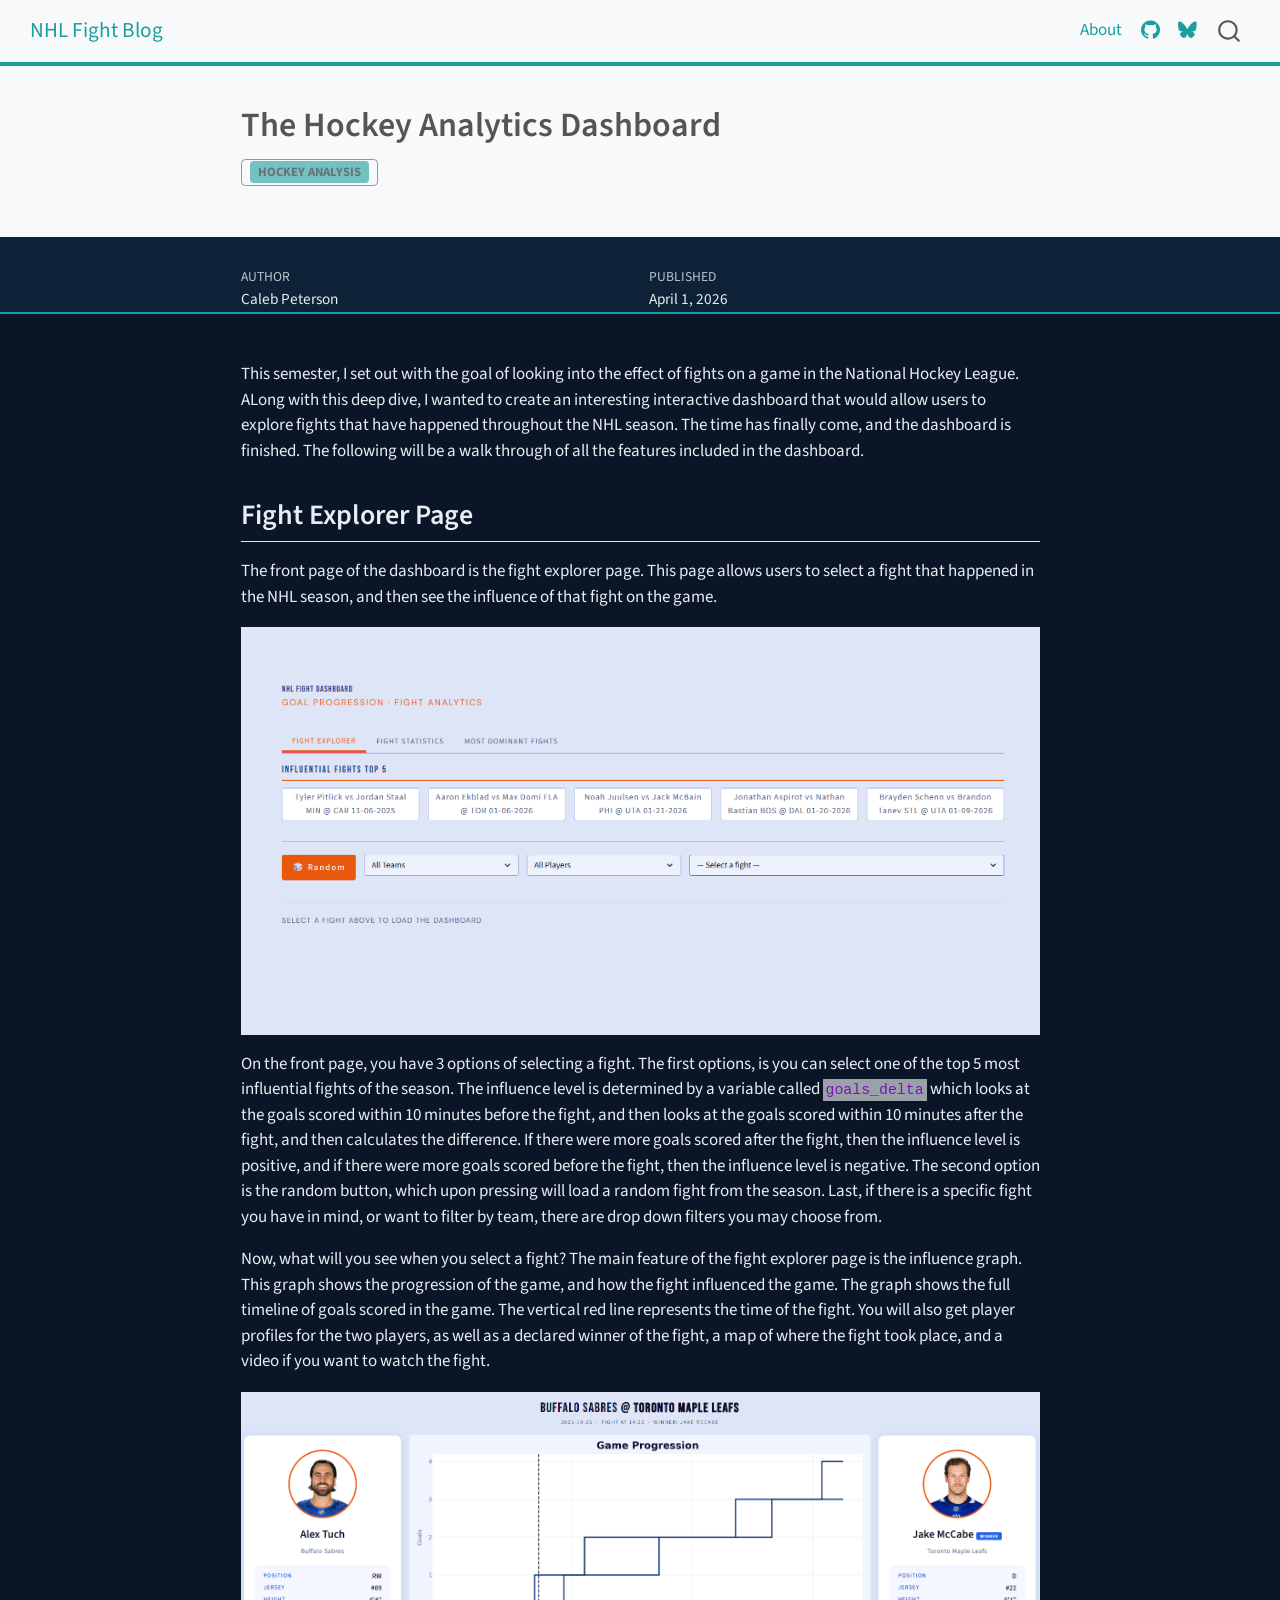
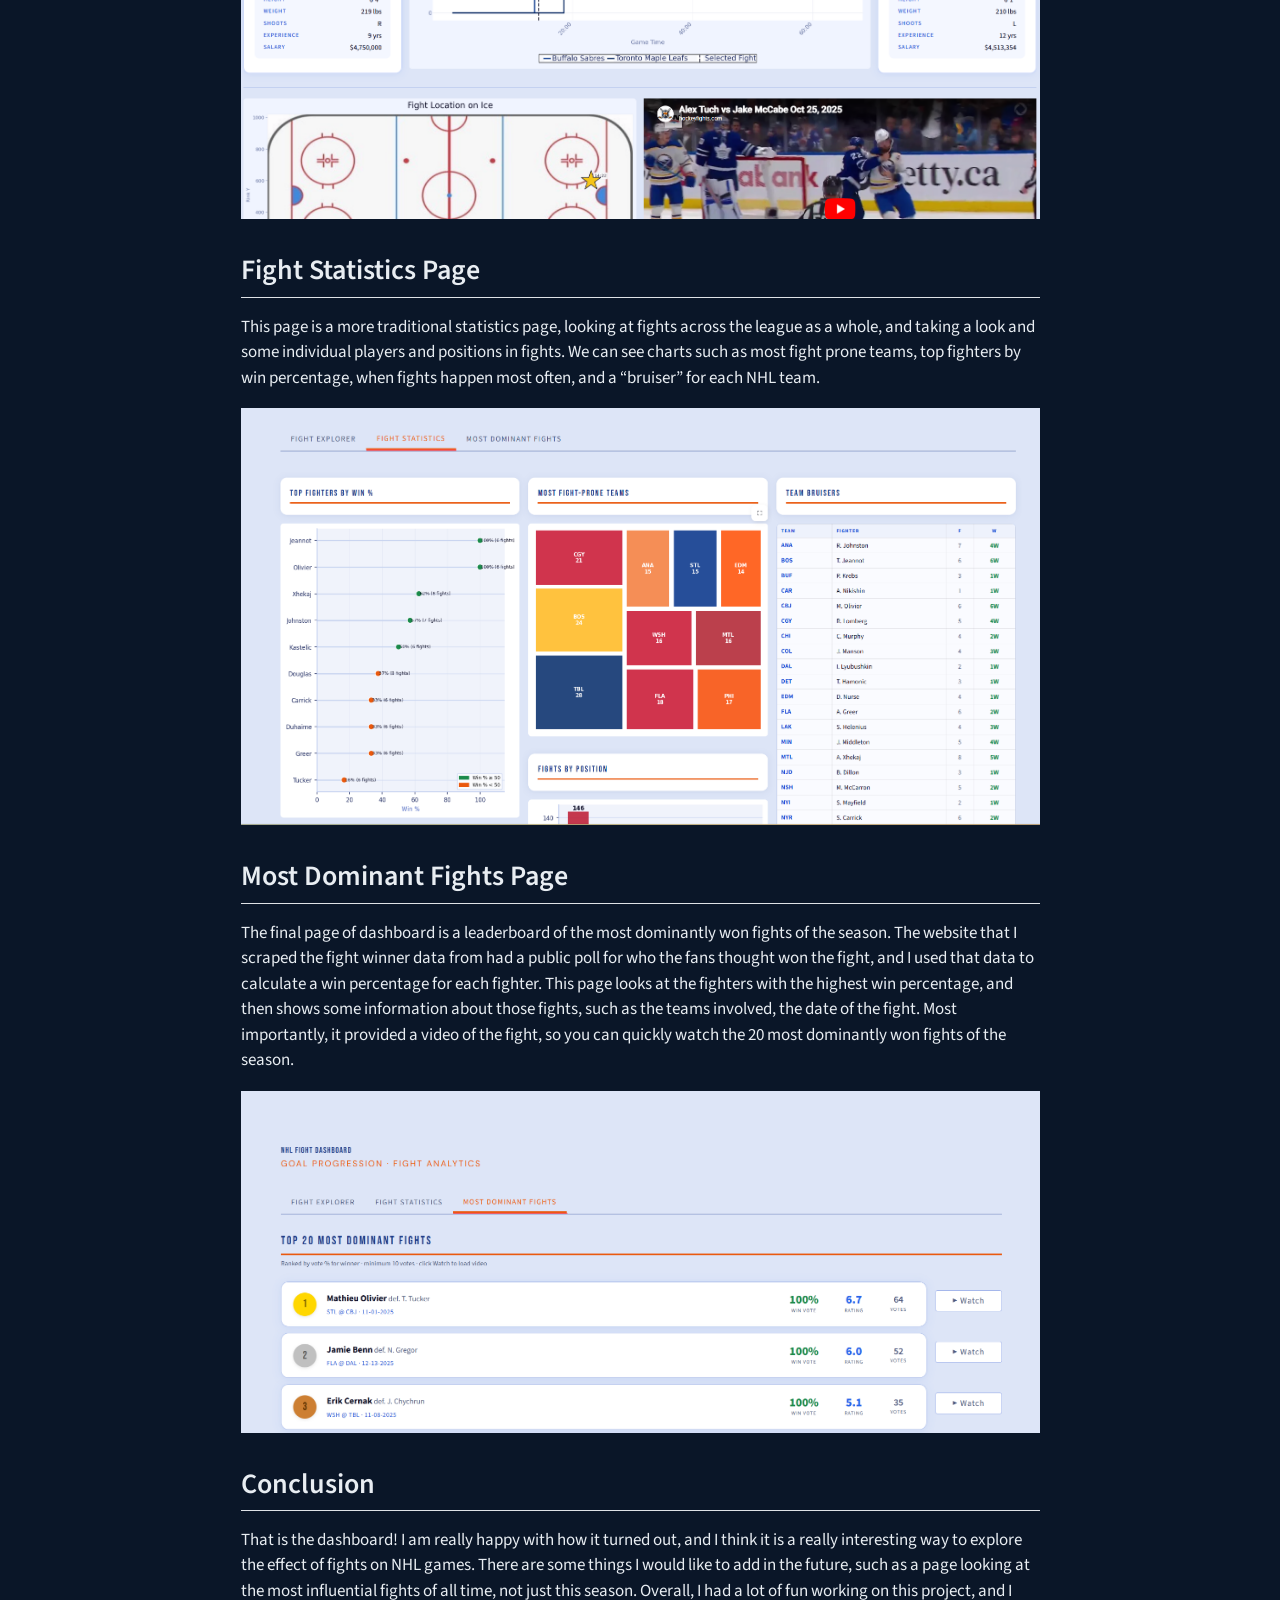
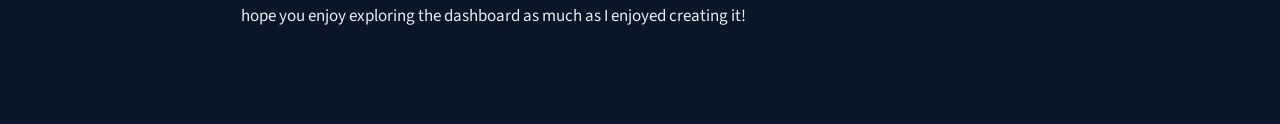
<file: docs/posts/Dashboard_creation/index.html>
<!DOCTYPE html>
<html xmlns="http://www.w3.org/1999/xhtml" lang="en" xml:lang="en"><head>

<meta charset="utf-8">
<meta name="generator" content="quarto-1.9.22">

<meta name="viewport" content="width=device-width, initial-scale=1.0, user-scalable=yes">

<meta name="author" content="Caleb Peterson">
<meta name="dcterms.date" content="2026-04-01">

<title>The Hockey Analytics Dashboard – NHL Fight Blog</title>
<style>
/* Default styles provided by pandoc.
** See https://pandoc.org/MANUAL.html#variables-for-html for config info.
*/
code{white-space: pre-wrap;}
span.smallcaps{font-variant: small-caps;}
div.columns{display: flex; gap: min(4vw, 1.5em);}
div.column{flex: auto; overflow-x: auto;}
div.hanging-indent{margin-left: 1.5em; text-indent: -1.5em;}
ul.task-list{list-style: none;}
ul.task-list li input[type="checkbox"] {
  width: 0.8em;
  margin: 0 0.8em 0.2em -1em; /* quarto-specific, see https://github.com/quarto-dev/quarto-cli/issues/4556 */ 
  vertical-align: middle;
}
</style>


<script src="../../site_libs/quarto-nav/quarto-nav.js"></script>
<script src="../../site_libs/quarto-nav/headroom.min.js"></script>
<script src="../../site_libs/clipboard/clipboard.min.js"></script>
<script src="../../site_libs/quarto-search/autocomplete.umd.js"></script>
<script src="../../site_libs/quarto-search/fuse.min.js"></script>
<script src="../../site_libs/quarto-search/quarto-search.js"></script>
<meta name="quarto:offset" content="../../">
<script src="../../site_libs/quarto-html/quarto.js" type="module"></script>
<script src="../../site_libs/quarto-html/tabsets/tabsets.js" type="module"></script>
<script src="../../site_libs/quarto-html/axe/axe-check.js" type="module"></script>
<script src="../../site_libs/quarto-html/popper.min.js"></script>
<script src="../../site_libs/quarto-html/tippy.umd.min.js"></script>
<script src="../../site_libs/quarto-html/anchor.min.js"></script>
<link href="../../site_libs/quarto-html/tippy.css" rel="stylesheet">
<link href="../../site_libs/quarto-html/quarto-syntax-highlighting-e7fd89eb10c6ed14e7244b08785b4b10.css" rel="stylesheet" id="quarto-text-highlighting-styles">
<script src="../../site_libs/bootstrap/bootstrap.min.js"></script>
<link href="../../site_libs/bootstrap/bootstrap-icons.css" rel="stylesheet">
<link href="../../site_libs/bootstrap/bootstrap-a0f9fd0d421825b736dc1bbcbcba2219.min.css" rel="stylesheet" append-hash="true" id="quarto-bootstrap" data-mode="light">
<script id="quarto-search-options" type="application/json">{
  "location": "navbar",
  "copy-button": false,
  "collapse-after": 3,
  "panel-placement": "end",
  "type": "overlay",
  "limit": 50,
  "keyboard-shortcut": [
    "f",
    "/",
    "s"
  ],
  "show-item-context": false,
  "language": {
    "search-no-results-text": "No results",
    "search-matching-documents-text": "matching documents",
    "search-copy-link-title": "Copy link to search",
    "search-hide-matches-text": "Hide additional matches",
    "search-more-match-text": "more match in this document",
    "search-more-matches-text": "more matches in this document",
    "search-clear-button-title": "Clear",
    "search-text-placeholder": "",
    "search-detached-cancel-button-title": "Cancel",
    "search-submit-button-title": "Submit",
    "search-label": "Search"
  }
}</script>


<link rel="stylesheet" href="../../styles.css">
</head>

<body class="nav-fixed fullcontent quarto-light">

<div id="quarto-search-results"></div>
  <header id="quarto-header" class="headroom fixed-top quarto-banner">
    <nav class="navbar navbar-expand-lg " data-bs-theme="dark">
      <div class="navbar-container container-fluid">
      <div class="navbar-brand-container mx-auto">
    <a class="navbar-brand" href="../../index.html">
    <span class="navbar-title">NHL Fight Blog</span>
    </a>
  </div>
            <div id="quarto-search" class="" title="Search"></div>
          <button class="navbar-toggler" type="button" data-bs-toggle="collapse" data-bs-target="#navbarCollapse" aria-controls="navbarCollapse" role="menu" aria-expanded="false" aria-label="Toggle navigation" onclick="if (window.quartoToggleHeadroom) { window.quartoToggleHeadroom(); }">
  <span class="navbar-toggler-icon"></span>
</button>
          <div class="collapse navbar-collapse" id="navbarCollapse">
            <ul class="navbar-nav navbar-nav-scroll ms-auto">
  <li class="nav-item">
    <a class="nav-link" href="../../about.html"> 
<span class="menu-text">About</span></a>
  </li>  
  <li class="nav-item compact">
    <a class="nav-link" href="https://github.com/"> <i class="bi bi-github" role="img">
</i> 
<span class="menu-text"></span></a>
  </li>  
  <li class="nav-item compact">
    <a class="nav-link" href="https://bsky.app/"> <i class="bi bi-bluesky" role="img">
</i> 
<span class="menu-text"></span></a>
  </li>  
</ul>
          </div> <!-- /navcollapse -->
            <div class="quarto-navbar-tools">
</div>
      </div> <!-- /container-fluid -->
    </nav>
</header>
<!-- content -->
<header id="title-block-header" class="quarto-title-block default page-columns page-full">
  <div class="quarto-title-banner page-columns page-full">
    <div class="quarto-title column-body">
      <h1 class="title">The Hockey Analytics Dashboard</h1>
                                <div class="quarto-categories">
                <div class="quarto-category">Hockey Analysis</div>
              </div>
                  </div>
  </div>
    
  
  <div class="quarto-title-meta">

      <div>
      <div class="quarto-title-meta-heading">Author</div>
      <div class="quarto-title-meta-contents">
               <p>Caleb Peterson </p>
            </div>
    </div>
      
      <div>
      <div class="quarto-title-meta-heading">Published</div>
      <div class="quarto-title-meta-contents">
        <p class="date">April 1, 2026</p>
      </div>
    </div>
    
      
    </div>
    
  
  </header><div id="quarto-content" class="quarto-container page-columns page-rows-contents page-layout-article page-navbar">
<!-- sidebar -->
<!-- margin-sidebar -->
    
<!-- main -->
<main class="content quarto-banner-title-block" id="quarto-document-content">





<p>This semester, I set out with the goal of looking into the effect of fights on a game in the National Hockey League. ALong with this deep dive, I wanted to create an interesting interactive dashboard that would allow users to explore fights that have happened throughout the NHL season. The time has finally come, and the dashboard is finished. The following will be a walk through of all the features included in the dashboard.</p>
<section id="fight-explorer-page" class="level2">
<h2 class="anchored" data-anchor-id="fight-explorer-page">Fight Explorer Page</h2>
<p>The front page of the dashboard is the fight explorer page. This page allows users to select a fight that happened in the NHL season, and then see the influence of that fight on the game.</p>
<p><img src="Dashboard_Front.png" class="img-fluid"></p>
<p>On the front page, you have 3 options of selecting a fight. The first options, is you can select one of the top 5 most influential fights of the season. The influence level is determined by a variable called <code>goals_delta</code> which looks at the goals scored within 10 minutes before the fight, and then looks at the goals scored within 10 minutes after the fight, and then calculates the difference. If there were more goals scored after the fight, then the influence level is positive, and if there were more goals scored before the fight, then the influence level is negative. The second option is the random button, which upon pressing will load a random fight from the season. Last, if there is a specific fight you have in mind, or want to filter by team, there are drop down filters you may choose from.</p>
<p>Now, what will you see when you select a fight? The main feature of the fight explorer page is the influence graph. This graph shows the progression of the game, and how the fight influenced the game. The graph shows the full timeline of goals scored in the game. The vertical red line represents the time of the fight. You will also get player profiles for the two players, as well as a declared winner of the fight, a map of where the fight took place, and a video if you want to watch the fight.</p>
<p><img src="dashboard.png" class="img-fluid"></p>
</section>
<section id="fight-statistics-page" class="level2">
<h2 class="anchored" data-anchor-id="fight-statistics-page">Fight Statistics Page</h2>
<p>This page is a more traditional statistics page, looking at fights across the league as a whole, and taking a look and some individual players and positions in fights. We can see charts such as most fight prone teams, top fighters by win percentage, when fights happen most often, and a “bruiser” for each NHL team.</p>
<p><img src="fight stats.png" class="img-fluid"></p>
</section>
<section id="most-dominant-fights-page" class="level2">
<h2 class="anchored" data-anchor-id="most-dominant-fights-page">Most Dominant Fights Page</h2>
<p>The final page of dashboard is a leaderboard of the most dominantly won fights of the season. The website that I scraped the fight winner data from had a public poll for who the fans thought won the fight, and I used that data to calculate a win percentage for each fighter. This page looks at the fighters with the highest win percentage, and then shows some information about those fights, such as the teams involved, the date of the fight. Most importantly, it provided a video of the fight, so you can quickly watch the 20 most dominantly won fights of the season.</p>
<p><img src="Dominant Fights.png" class="img-fluid"></p>
</section>
<section id="conclusion" class="level2">
<h2 class="anchored" data-anchor-id="conclusion">Conclusion</h2>
<p>That is the dashboard! I am really happy with how it turned out, and I think it is a really interesting way to explore the effect of fights on NHL games. There are some things I would like to add in the future, such as a page looking at the most influential fights of all time, not just this season. Overall, I had a lot of fun working on this project, and I hope you enjoy exploring the dashboard as much as I enjoyed creating it!</p>


</section>

</main> <!-- /main -->
<script id="quarto-html-after-body" type="application/javascript">
  window.document.addEventListener("DOMContentLoaded", function (event) {
    const icon = "";
    const anchorJS = new window.AnchorJS();
    anchorJS.options = {
      placement: 'right',
      icon: icon
    };
    anchorJS.add('.anchored');
    const isCodeAnnotation = (el) => {
      for (const clz of el.classList) {
        if (clz.startsWith('code-annotation-')) {                     
          return true;
        }
      }
      return false;
    }
    const onCopySuccess = function(e) {
      // button target
      const button = e.trigger;
      // don't keep focus
      button.blur();
      // flash "checked"
      button.classList.add('code-copy-button-checked');
      var currentTitle = button.getAttribute("title");
      button.setAttribute("title", "Copied!");
      let tooltip;
      if (window.bootstrap) {
        button.setAttribute("data-bs-toggle", "tooltip");
        button.setAttribute("data-bs-placement", "left");
        button.setAttribute("data-bs-title", "Copied!");
        tooltip = new bootstrap.Tooltip(button, 
          { trigger: "manual", 
            customClass: "code-copy-button-tooltip",
            offset: [0, -8]});
        tooltip.show();    
      }
      setTimeout(function() {
        if (tooltip) {
          tooltip.hide();
          button.removeAttribute("data-bs-title");
          button.removeAttribute("data-bs-toggle");
          button.removeAttribute("data-bs-placement");
        }
        button.setAttribute("title", currentTitle);
        button.classList.remove('code-copy-button-checked');
      }, 1000);
      // clear code selection
      e.clearSelection();
    }
    const getTextToCopy = function(trigger) {
      const outerScaffold = trigger.parentElement.cloneNode(true);
      const codeEl = outerScaffold.querySelector('code');
      for (const childEl of codeEl.children) {
        if (isCodeAnnotation(childEl)) {
          childEl.remove();
        }
      }
      return codeEl.innerText;
    }
    const clipboard = new window.ClipboardJS('.code-copy-button:not([data-in-quarto-modal])', {
      text: getTextToCopy
    });
    clipboard.on('success', onCopySuccess);
    if (window.document.getElementById('quarto-embedded-source-code-modal')) {
      const clipboardModal = new window.ClipboardJS('.code-copy-button[data-in-quarto-modal]', {
        text: getTextToCopy,
        container: window.document.getElementById('quarto-embedded-source-code-modal')
      });
      clipboardModal.on('success', onCopySuccess);
    }
      var localhostRegex = new RegExp(/^(?:http|https):\/\/localhost\:?[0-9]*\//);
      var mailtoRegex = new RegExp(/^mailto:/);
        var filterRegex = new RegExp("https:\/\/your-website-url\.example\.com");
      var isInternal = (href) => {
          return filterRegex.test(href) || localhostRegex.test(href) || mailtoRegex.test(href);
      }
      // Inspect non-navigation links and adorn them if external
     var links = window.document.querySelectorAll('a[href]:not(.nav-link):not(.navbar-brand):not(.toc-action):not(.sidebar-link):not(.sidebar-item-toggle):not(.pagination-link):not(.no-external):not([aria-hidden]):not(.dropdown-item):not(.quarto-navigation-tool):not(.about-link)');
      for (var i=0; i<links.length; i++) {
        const link = links[i];
        if (!isInternal(link.href)) {
          // undo the damage that might have been done by quarto-nav.js in the case of
          // links that we want to consider external
          if (link.dataset.originalHref !== undefined) {
            link.href = link.dataset.originalHref;
          }
        }
      }
    function tippyHover(el, contentFn, onTriggerFn, onUntriggerFn) {
      const config = {
        allowHTML: true,
        maxWidth: 500,
        delay: 100,
        arrow: false,
        appendTo: function(el) {
            return el.parentElement;
        },
        interactive: true,
        interactiveBorder: 10,
        theme: 'quarto',
        placement: 'bottom-start',
      };
      if (contentFn) {
        config.content = contentFn;
      }
      if (onTriggerFn) {
        config.onTrigger = onTriggerFn;
      }
      if (onUntriggerFn) {
        config.onUntrigger = onUntriggerFn;
      }
      window.tippy(el, config); 
    }
    const noterefs = window.document.querySelectorAll('a[role="doc-noteref"]');
    for (var i=0; i<noterefs.length; i++) {
      const ref = noterefs[i];
      tippyHover(ref, function() {
        // use id or data attribute instead here
        let href = ref.getAttribute('data-footnote-href') || ref.getAttribute('href');
        try { href = new URL(href).hash; } catch {}
        const id = href.replace(/^#\/?/, "");
        const note = window.document.getElementById(id);
        if (note) {
          return note.innerHTML;
        } else {
          return "";
        }
      });
    }
    const xrefs = window.document.querySelectorAll('a.quarto-xref');
    const processXRef = (id, note) => {
      // Strip column container classes
      const stripColumnClz = (el) => {
        el.classList.remove("page-full", "page-columns");
        if (el.children) {
          for (const child of el.children) {
            stripColumnClz(child);
          }
        }
      }
      stripColumnClz(note)
      if (id === null || id.startsWith('sec-')) {
        // Special case sections, only their first couple elements
        const container = document.createElement("div");
        if (note.children && note.children.length > 2) {
          container.appendChild(note.children[0].cloneNode(true));
          for (let i = 1; i < note.children.length; i++) {
            const child = note.children[i];
            if (child.tagName === "P" && child.innerText === "") {
              continue;
            } else {
              container.appendChild(child.cloneNode(true));
              break;
            }
          }
          if (window.Quarto?.typesetMath) {
            window.Quarto.typesetMath(container);
          }
          return container.innerHTML
        } else {
          if (window.Quarto?.typesetMath) {
            window.Quarto.typesetMath(note);
          }
          return note.innerHTML;
        }
      } else {
        // Remove any anchor links if they are present
        const anchorLink = note.querySelector('a.anchorjs-link');
        if (anchorLink) {
          anchorLink.remove();
        }
        if (window.Quarto?.typesetMath) {
          window.Quarto.typesetMath(note);
        }
        if (note.classList.contains("callout")) {
          return note.outerHTML;
        } else {
          return note.innerHTML;
        }
      }
    }
    for (var i=0; i<xrefs.length; i++) {
      const xref = xrefs[i];
      tippyHover(xref, undefined, function(instance) {
        instance.disable();
        let url = xref.getAttribute('href');
        let hash = undefined; 
        if (url.startsWith('#')) {
          hash = url;
        } else {
          try { hash = new URL(url).hash; } catch {}
        }
        if (hash) {
          const id = hash.replace(/^#\/?/, "");
          const note = window.document.getElementById(id);
          if (note !== null) {
            try {
              const html = processXRef(id, note.cloneNode(true));
              instance.setContent(html);
            } finally {
              instance.enable();
              instance.show();
            }
          } else {
            // See if we can fetch this
            fetch(url.split('#')[0])
            .then(res => res.text())
            .then(html => {
              const parser = new DOMParser();
              const htmlDoc = parser.parseFromString(html, "text/html");
              const note = htmlDoc.getElementById(id);
              if (note !== null) {
                const html = processXRef(id, note);
                instance.setContent(html);
              } 
            }).finally(() => {
              instance.enable();
              instance.show();
            });
          }
        } else {
          // See if we can fetch a full url (with no hash to target)
          // This is a special case and we should probably do some content thinning / targeting
          fetch(url)
          .then(res => res.text())
          .then(html => {
            const parser = new DOMParser();
            const htmlDoc = parser.parseFromString(html, "text/html");
            const note = htmlDoc.querySelector('main.content');
            if (note !== null) {
              // This should only happen for chapter cross references
              // (since there is no id in the URL)
              // remove the first header
              if (note.children.length > 0 && note.children[0].tagName === "HEADER") {
                note.children[0].remove();
              }
              const html = processXRef(null, note);
              instance.setContent(html);
            } 
          }).finally(() => {
            instance.enable();
            instance.show();
          });
        }
      }, function(instance) {
      });
    }
        let selectedAnnoteEl;
        const selectorForAnnotation = ( cell, annotation) => {
          let cellAttr = 'data-code-cell="' + cell + '"';
          let lineAttr = 'data-code-annotation="' +  annotation + '"';
          const selector = 'span[' + cellAttr + '][' + lineAttr + ']';
          return selector;
        }
        const selectCodeLines = (annoteEl) => {
          const doc = window.document;
          const targetCell = annoteEl.getAttribute("data-target-cell");
          const targetAnnotation = annoteEl.getAttribute("data-target-annotation");
          const annoteSpan = window.document.querySelector(selectorForAnnotation(targetCell, targetAnnotation));
          const lines = annoteSpan.getAttribute("data-code-lines").split(",");
          const lineIds = lines.map((line) => {
            return targetCell + "-" + line;
          })
          let top = null;
          let height = null;
          let parent = null;
          if (lineIds.length > 0) {
              //compute the position of the single el (top and bottom and make a div)
              const el = window.document.getElementById(lineIds[0]);
              top = el.offsetTop;
              height = el.offsetHeight;
              parent = el.parentElement.parentElement;
            if (lineIds.length > 1) {
              const lastEl = window.document.getElementById(lineIds[lineIds.length - 1]);
              const bottom = lastEl.offsetTop + lastEl.offsetHeight;
              height = bottom - top;
            }
            if (top !== null && height !== null && parent !== null) {
              // cook up a div (if necessary) and position it 
              let div = window.document.getElementById("code-annotation-line-highlight");
              if (div === null) {
                div = window.document.createElement("div");
                div.setAttribute("id", "code-annotation-line-highlight");
                div.style.position = 'absolute';
                parent.appendChild(div);
              }
              div.style.top = top - 2 + "px";
              div.style.height = height + 4 + "px";
              div.style.left = 0;
              let gutterDiv = window.document.getElementById("code-annotation-line-highlight-gutter");
              if (gutterDiv === null) {
                gutterDiv = window.document.createElement("div");
                gutterDiv.setAttribute("id", "code-annotation-line-highlight-gutter");
                gutterDiv.style.position = 'absolute';
                const codeCell = window.document.getElementById(targetCell);
                const gutter = codeCell.querySelector('.code-annotation-gutter');
                gutter.appendChild(gutterDiv);
              }
              gutterDiv.style.top = top - 2 + "px";
              gutterDiv.style.height = height + 4 + "px";
            }
            selectedAnnoteEl = annoteEl;
          }
        };
        const unselectCodeLines = () => {
          const elementsIds = ["code-annotation-line-highlight", "code-annotation-line-highlight-gutter"];
          elementsIds.forEach((elId) => {
            const div = window.document.getElementById(elId);
            if (div) {
              div.remove();
            }
          });
          selectedAnnoteEl = undefined;
        };
          // Handle positioning of the toggle
      window.addEventListener(
        "resize",
        throttle(() => {
          elRect = undefined;
          if (selectedAnnoteEl) {
            selectCodeLines(selectedAnnoteEl);
          }
        }, 10)
      );
      function throttle(fn, ms) {
      let throttle = false;
      let timer;
        return (...args) => {
          if(!throttle) { // first call gets through
              fn.apply(this, args);
              throttle = true;
          } else { // all the others get throttled
              if(timer) clearTimeout(timer); // cancel #2
              timer = setTimeout(() => {
                fn.apply(this, args);
                timer = throttle = false;
              }, ms);
          }
        };
      }
        // Attach click handler to the DT
        const annoteDls = window.document.querySelectorAll('dt[data-target-cell]');
        for (const annoteDlNode of annoteDls) {
          annoteDlNode.addEventListener('click', (event) => {
            const clickedEl = event.target;
            if (clickedEl !== selectedAnnoteEl) {
              unselectCodeLines();
              const activeEl = window.document.querySelector('dt[data-target-cell].code-annotation-active');
              if (activeEl) {
                activeEl.classList.remove('code-annotation-active');
              }
              selectCodeLines(clickedEl);
              clickedEl.classList.add('code-annotation-active');
            } else {
              // Unselect the line
              unselectCodeLines();
              clickedEl.classList.remove('code-annotation-active');
            }
          });
        }
    const findCites = (el) => {
      const parentEl = el.parentElement;
      if (parentEl) {
        const cites = parentEl.dataset.cites;
        if (cites) {
          return {
            el,
            cites: cites.split(' ')
          };
        } else {
          return findCites(el.parentElement)
        }
      } else {
        return undefined;
      }
    };
    var bibliorefs = window.document.querySelectorAll('a[role="doc-biblioref"]');
    for (var i=0; i<bibliorefs.length; i++) {
      const ref = bibliorefs[i];
      const citeInfo = findCites(ref);
      if (citeInfo) {
        tippyHover(citeInfo.el, function() {
          var popup = window.document.createElement('div');
          citeInfo.cites.forEach(function(cite) {
            var citeDiv = window.document.createElement('div');
            citeDiv.classList.add('hanging-indent');
            citeDiv.classList.add('csl-entry');
            var biblioDiv = window.document.getElementById('ref-' + cite);
            if (biblioDiv) {
              citeDiv.innerHTML = biblioDiv.innerHTML;
            }
            popup.appendChild(citeDiv);
          });
          return popup.innerHTML;
        });
      }
    }
  });
  </script>
</div> <!-- /content -->




</body></html>
</file>
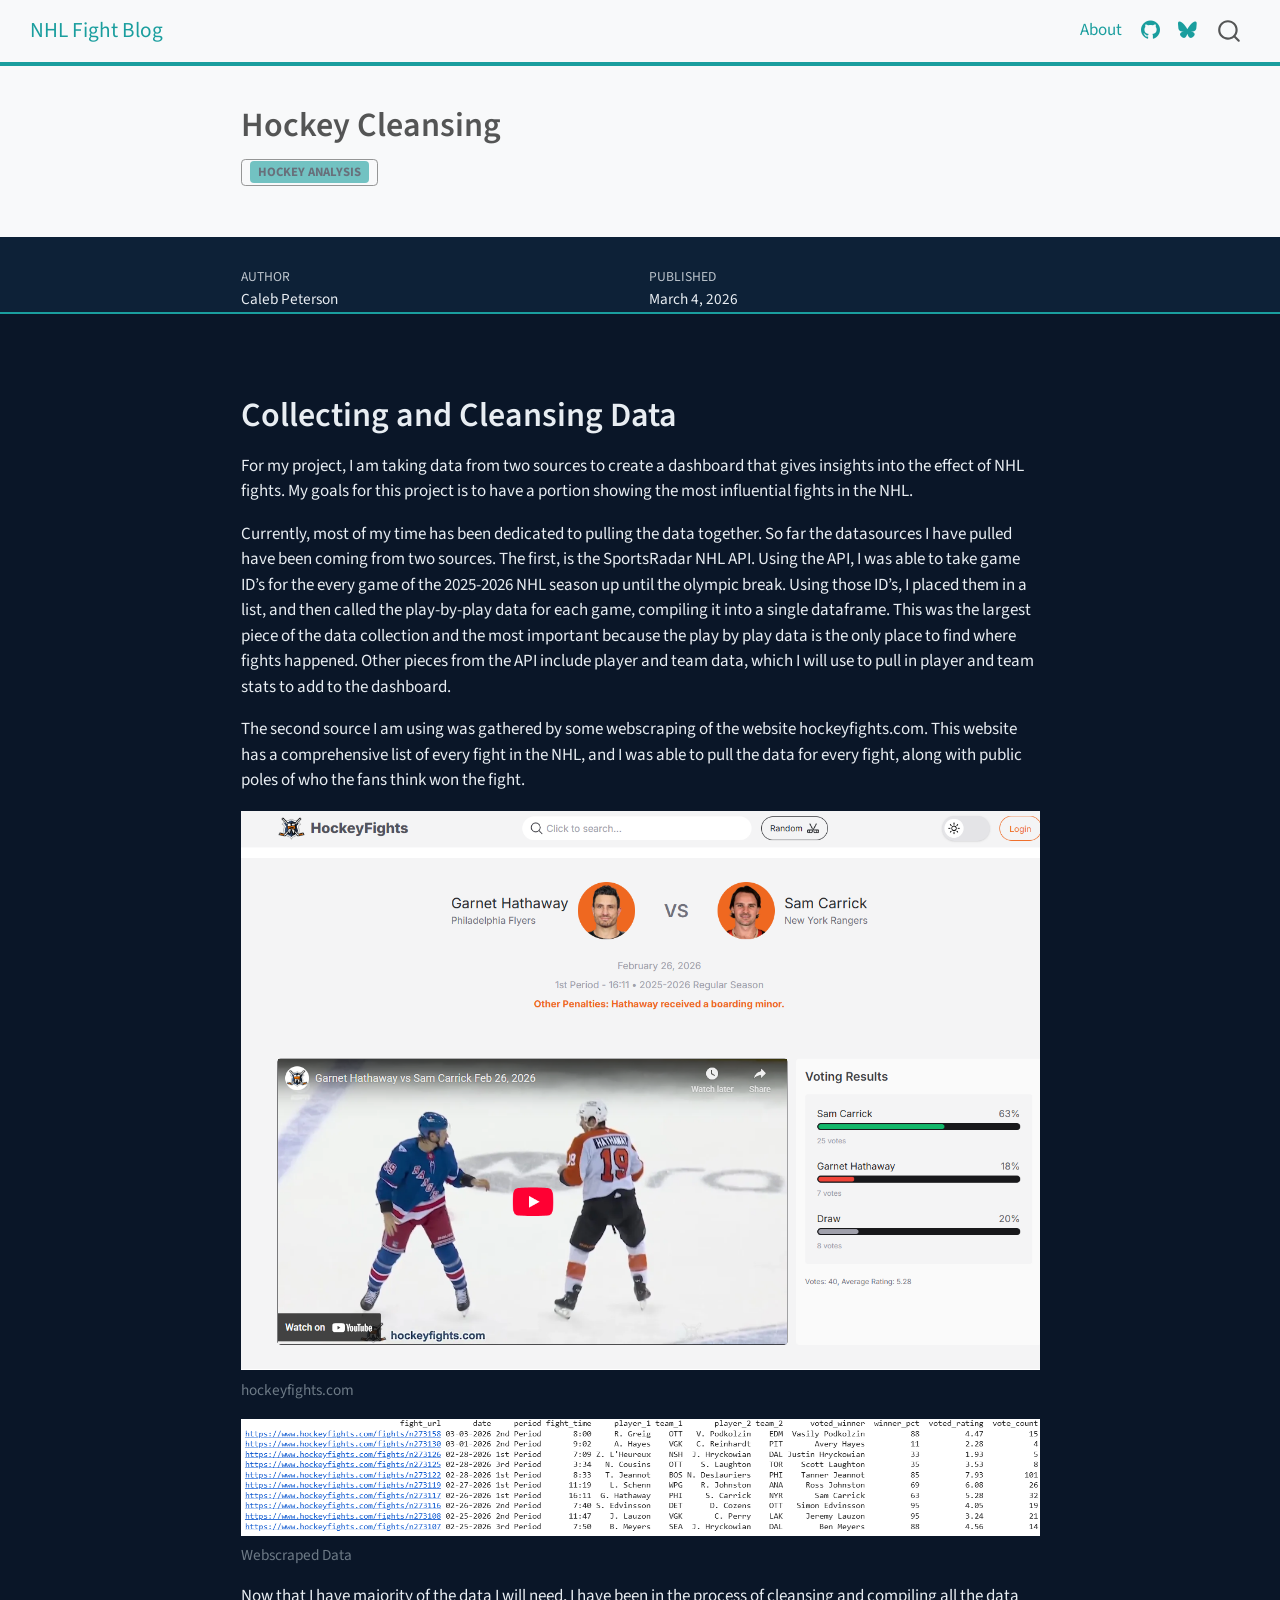
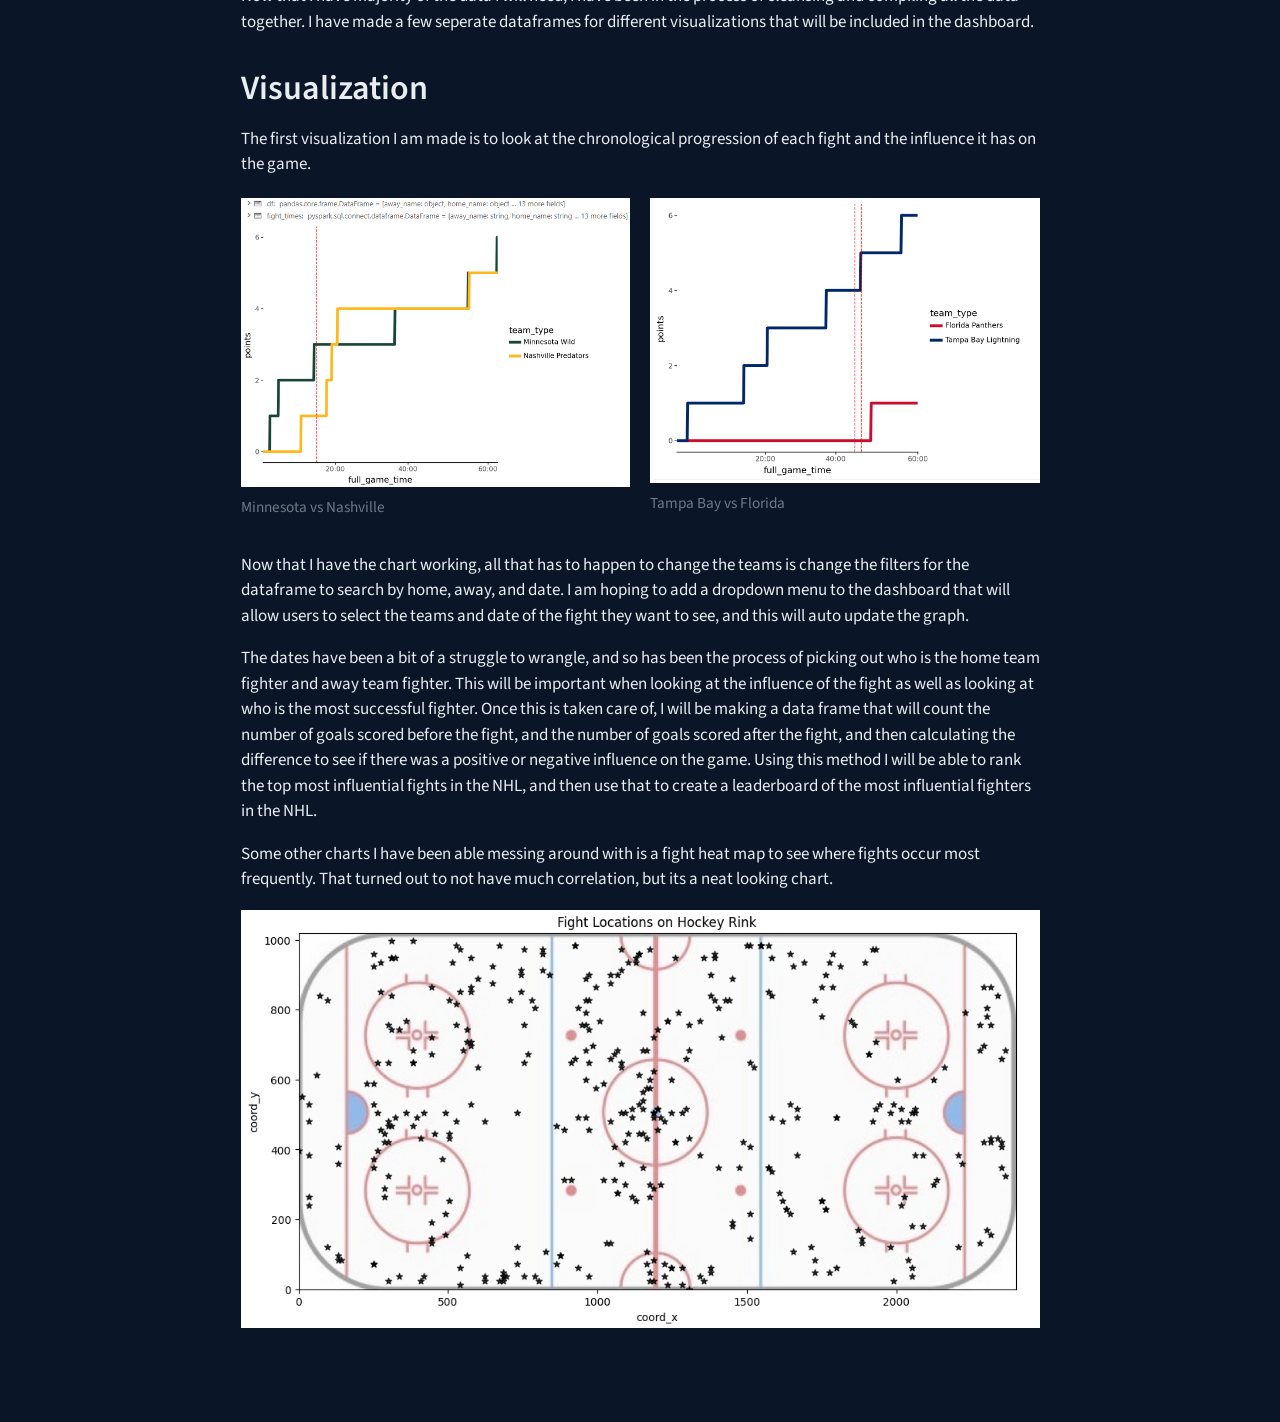
<file: docs/posts/Hockey Cleansing/index.html>
<!DOCTYPE html>
<html xmlns="http://www.w3.org/1999/xhtml" lang="en" xml:lang="en"><head>

<meta charset="utf-8">
<meta name="generator" content="quarto-1.9.22">

<meta name="viewport" content="width=device-width, initial-scale=1.0, user-scalable=yes">

<meta name="author" content="Caleb Peterson">
<meta name="dcterms.date" content="2026-03-04">

<title>Hockey Cleansing – NHL Fight Blog</title>
<style>
/* Default styles provided by pandoc.
** See https://pandoc.org/MANUAL.html#variables-for-html for config info.
*/
code{white-space: pre-wrap;}
span.smallcaps{font-variant: small-caps;}
div.columns{display: flex; gap: min(4vw, 1.5em);}
div.column{flex: auto; overflow-x: auto;}
div.hanging-indent{margin-left: 1.5em; text-indent: -1.5em;}
ul.task-list{list-style: none;}
ul.task-list li input[type="checkbox"] {
  width: 0.8em;
  margin: 0 0.8em 0.2em -1em; /* quarto-specific, see https://github.com/quarto-dev/quarto-cli/issues/4556 */ 
  vertical-align: middle;
}
</style>


<script src="../../site_libs/quarto-nav/quarto-nav.js"></script>
<script src="../../site_libs/quarto-nav/headroom.min.js"></script>
<script src="../../site_libs/clipboard/clipboard.min.js"></script>
<script src="../../site_libs/quarto-search/autocomplete.umd.js"></script>
<script src="../../site_libs/quarto-search/fuse.min.js"></script>
<script src="../../site_libs/quarto-search/quarto-search.js"></script>
<meta name="quarto:offset" content="../../">
<script src="../../site_libs/quarto-html/quarto.js" type="module"></script>
<script src="../../site_libs/quarto-html/tabsets/tabsets.js" type="module"></script>
<script src="../../site_libs/quarto-html/axe/axe-check.js" type="module"></script>
<script src="../../site_libs/quarto-html/popper.min.js"></script>
<script src="../../site_libs/quarto-html/tippy.umd.min.js"></script>
<script src="../../site_libs/quarto-html/anchor.min.js"></script>
<link href="../../site_libs/quarto-html/tippy.css" rel="stylesheet">
<link href="../../site_libs/quarto-html/quarto-syntax-highlighting-e7fd89eb10c6ed14e7244b08785b4b10.css" rel="stylesheet" id="quarto-text-highlighting-styles">
<script src="../../site_libs/bootstrap/bootstrap.min.js"></script>
<link href="../../site_libs/bootstrap/bootstrap-icons.css" rel="stylesheet">
<link href="../../site_libs/bootstrap/bootstrap-a0f9fd0d421825b736dc1bbcbcba2219.min.css" rel="stylesheet" append-hash="true" id="quarto-bootstrap" data-mode="light">
<script id="quarto-search-options" type="application/json">{
  "location": "navbar",
  "copy-button": false,
  "collapse-after": 3,
  "panel-placement": "end",
  "type": "overlay",
  "limit": 50,
  "keyboard-shortcut": [
    "f",
    "/",
    "s"
  ],
  "show-item-context": false,
  "language": {
    "search-no-results-text": "No results",
    "search-matching-documents-text": "matching documents",
    "search-copy-link-title": "Copy link to search",
    "search-hide-matches-text": "Hide additional matches",
    "search-more-match-text": "more match in this document",
    "search-more-matches-text": "more matches in this document",
    "search-clear-button-title": "Clear",
    "search-text-placeholder": "",
    "search-detached-cancel-button-title": "Cancel",
    "search-submit-button-title": "Submit",
    "search-label": "Search"
  }
}</script>


<link rel="stylesheet" href="../../styles.css">
</head>

<body class="nav-fixed fullcontent quarto-light">

<div id="quarto-search-results"></div>
  <header id="quarto-header" class="headroom fixed-top quarto-banner">
    <nav class="navbar navbar-expand-lg " data-bs-theme="dark">
      <div class="navbar-container container-fluid">
      <div class="navbar-brand-container mx-auto">
    <a class="navbar-brand" href="../../index.html">
    <span class="navbar-title">NHL Fight Blog</span>
    </a>
  </div>
            <div id="quarto-search" class="" title="Search"></div>
          <button class="navbar-toggler" type="button" data-bs-toggle="collapse" data-bs-target="#navbarCollapse" aria-controls="navbarCollapse" role="menu" aria-expanded="false" aria-label="Toggle navigation" onclick="if (window.quartoToggleHeadroom) { window.quartoToggleHeadroom(); }">
  <span class="navbar-toggler-icon"></span>
</button>
          <div class="collapse navbar-collapse" id="navbarCollapse">
            <ul class="navbar-nav navbar-nav-scroll ms-auto">
  <li class="nav-item">
    <a class="nav-link" href="../../about.html"> 
<span class="menu-text">About</span></a>
  </li>  
  <li class="nav-item compact">
    <a class="nav-link" href="https://github.com/"> <i class="bi bi-github" role="img">
</i> 
<span class="menu-text"></span></a>
  </li>  
  <li class="nav-item compact">
    <a class="nav-link" href="https://bsky.app/"> <i class="bi bi-bluesky" role="img">
</i> 
<span class="menu-text"></span></a>
  </li>  
</ul>
          </div> <!-- /navcollapse -->
            <div class="quarto-navbar-tools">
</div>
      </div> <!-- /container-fluid -->
    </nav>
</header>
<!-- content -->
<header id="title-block-header" class="quarto-title-block default page-columns page-full">
  <div class="quarto-title-banner page-columns page-full">
    <div class="quarto-title column-body">
      <h1 class="title">Hockey Cleansing</h1>
                                <div class="quarto-categories">
                <div class="quarto-category">Hockey Analysis</div>
              </div>
                  </div>
  </div>
    
  
  <div class="quarto-title-meta">

      <div>
      <div class="quarto-title-meta-heading">Author</div>
      <div class="quarto-title-meta-contents">
               <p>Caleb Peterson </p>
            </div>
    </div>
      
      <div>
      <div class="quarto-title-meta-heading">Published</div>
      <div class="quarto-title-meta-contents">
        <p class="date">March 4, 2026</p>
      </div>
    </div>
    
      
    </div>
    
  
  </header><div id="quarto-content" class="quarto-container page-columns page-rows-contents page-layout-article page-navbar">
<!-- sidebar -->
<!-- margin-sidebar -->
    
<!-- main -->
<main class="content quarto-banner-title-block" id="quarto-document-content">





<section id="collecting-and-cleansing-data" class="level1">
<h1>Collecting and Cleansing Data</h1>
<p>For my project, I am taking data from two sources to create a dashboard that gives insights into the effect of NHL fights. My goals for this project is to have a portion showing the most influential fights in the NHL.</p>
<p>Currently, most of my time has been dedicated to pulling the data together. So far the datasources I have pulled have been coming from two sources. The first, is the SportsRadar NHL API. Using the API, I was able to take game ID’s for the every game of the 2025-2026 NHL season up until the olympic break. Using those ID’s, I placed them in a list, and then called the play-by-play data for each game, compiling it into a single dataframe. This was the largest piece of the data collection and the most important because the play by play data is the only place to find where fights happened. Other pieces from the API include player and team data, which I will use to pull in player and team stats to add to the dashboard.</p>
<p>The second source I am using was gathered by some webscraping of the website hockeyfights.com. This website has a comprehensive list of every fight in the NHL, and I was able to pull the data for every fight, along with public poles of who the fans think won the fight.</p>
<div class="quarto-figure quarto-figure-center">
<figure class="figure">
<p><img src="Hockey Fights Website.png" class="img-fluid figure-img"></p>
<figcaption>hockeyfights.com</figcaption>
</figure>
</div>
<div class="quarto-figure quarto-figure-center">
<figure class="figure">
<p><img src="Webscraped Data.png" class="img-fluid figure-img"></p>
<figcaption>Webscraped Data</figcaption>
</figure>
</div>
<p>Now that I have majority of the data I will need, I have been in the process of cleansing and compiling all the data together. I have made a few seperate dataframes for different visualizations that will be included in the dashboard.</p>
</section>
<section id="visualization" class="level1">
<h1>Visualization</h1>
<p>The first visualization I am made is to look at the chronological progression of each fight and the influence it has on the game.</p>
<div class="quarto-layout-panel" data-layout-ncol="2">
<div class="quarto-layout-row">
<div class="quarto-layout-cell" style="flex-basis: 50.0%;justify-content: flex-start;">
<div class="quarto-figure quarto-figure-center">
<figure class="figure">
<p><img src="MINvsNAS grapg.png" class="img-fluid figure-img"></p>
<figcaption>Minnesota vs Nashville</figcaption>
</figure>
</div>
</div>
<div class="quarto-layout-cell" style="flex-basis: 50.0%;justify-content: flex-start;">
<div class="quarto-figure quarto-figure-center">
<figure class="figure">
<p><img src="TBLvsFL graph.png" class="img-fluid figure-img"></p>
<figcaption>Tampa Bay vs Florida</figcaption>
</figure>
</div>
</div>
</div>
</div>
<p>Now that I have the chart working, all that has to happen to change the teams is change the filters for the dataframe to search by home, away, and date. I am hoping to add a dropdown menu to the dashboard that will allow users to select the teams and date of the fight they want to see, and this will auto update the graph.</p>
<p>The dates have been a bit of a struggle to wrangle, and so has been the process of picking out who is the home team fighter and away team fighter. This will be important when looking at the influence of the fight as well as looking at who is the most successful fighter. Once this is taken care of, I will be making a data frame that will count the number of goals scored before the fight, and the number of goals scored after the fight, and then calculating the difference to see if there was a positive or negative influence on the game. Using this method I will be able to rank the top most influential fights in the NHL, and then use that to create a leaderboard of the most influential fighters in the NHL.</p>
<p>Some other charts I have been able messing around with is a fight heat map to see where fights occur most frequently. That turned out to not have much correlation, but its a neat looking chart.</p>
<p><img src="Hockey Fights Plot.png" class="img-fluid"></p>


</section>

</main> <!-- /main -->
<script id="quarto-html-after-body" type="application/javascript">
  window.document.addEventListener("DOMContentLoaded", function (event) {
    const icon = "";
    const anchorJS = new window.AnchorJS();
    anchorJS.options = {
      placement: 'right',
      icon: icon
    };
    anchorJS.add('.anchored');
    const isCodeAnnotation = (el) => {
      for (const clz of el.classList) {
        if (clz.startsWith('code-annotation-')) {                     
          return true;
        }
      }
      return false;
    }
    const onCopySuccess = function(e) {
      // button target
      const button = e.trigger;
      // don't keep focus
      button.blur();
      // flash "checked"
      button.classList.add('code-copy-button-checked');
      var currentTitle = button.getAttribute("title");
      button.setAttribute("title", "Copied!");
      let tooltip;
      if (window.bootstrap) {
        button.setAttribute("data-bs-toggle", "tooltip");
        button.setAttribute("data-bs-placement", "left");
        button.setAttribute("data-bs-title", "Copied!");
        tooltip = new bootstrap.Tooltip(button, 
          { trigger: "manual", 
            customClass: "code-copy-button-tooltip",
            offset: [0, -8]});
        tooltip.show();    
      }
      setTimeout(function() {
        if (tooltip) {
          tooltip.hide();
          button.removeAttribute("data-bs-title");
          button.removeAttribute("data-bs-toggle");
          button.removeAttribute("data-bs-placement");
        }
        button.setAttribute("title", currentTitle);
        button.classList.remove('code-copy-button-checked');
      }, 1000);
      // clear code selection
      e.clearSelection();
    }
    const getTextToCopy = function(trigger) {
      const outerScaffold = trigger.parentElement.cloneNode(true);
      const codeEl = outerScaffold.querySelector('code');
      for (const childEl of codeEl.children) {
        if (isCodeAnnotation(childEl)) {
          childEl.remove();
        }
      }
      return codeEl.innerText;
    }
    const clipboard = new window.ClipboardJS('.code-copy-button:not([data-in-quarto-modal])', {
      text: getTextToCopy
    });
    clipboard.on('success', onCopySuccess);
    if (window.document.getElementById('quarto-embedded-source-code-modal')) {
      const clipboardModal = new window.ClipboardJS('.code-copy-button[data-in-quarto-modal]', {
        text: getTextToCopy,
        container: window.document.getElementById('quarto-embedded-source-code-modal')
      });
      clipboardModal.on('success', onCopySuccess);
    }
      var localhostRegex = new RegExp(/^(?:http|https):\/\/localhost\:?[0-9]*\//);
      var mailtoRegex = new RegExp(/^mailto:/);
        var filterRegex = new RegExp("https:\/\/your-website-url\.example\.com");
      var isInternal = (href) => {
          return filterRegex.test(href) || localhostRegex.test(href) || mailtoRegex.test(href);
      }
      // Inspect non-navigation links and adorn them if external
     var links = window.document.querySelectorAll('a[href]:not(.nav-link):not(.navbar-brand):not(.toc-action):not(.sidebar-link):not(.sidebar-item-toggle):not(.pagination-link):not(.no-external):not([aria-hidden]):not(.dropdown-item):not(.quarto-navigation-tool):not(.about-link)');
      for (var i=0; i<links.length; i++) {
        const link = links[i];
        if (!isInternal(link.href)) {
          // undo the damage that might have been done by quarto-nav.js in the case of
          // links that we want to consider external
          if (link.dataset.originalHref !== undefined) {
            link.href = link.dataset.originalHref;
          }
        }
      }
    function tippyHover(el, contentFn, onTriggerFn, onUntriggerFn) {
      const config = {
        allowHTML: true,
        maxWidth: 500,
        delay: 100,
        arrow: false,
        appendTo: function(el) {
            return el.parentElement;
        },
        interactive: true,
        interactiveBorder: 10,
        theme: 'quarto',
        placement: 'bottom-start',
      };
      if (contentFn) {
        config.content = contentFn;
      }
      if (onTriggerFn) {
        config.onTrigger = onTriggerFn;
      }
      if (onUntriggerFn) {
        config.onUntrigger = onUntriggerFn;
      }
      window.tippy(el, config); 
    }
    const noterefs = window.document.querySelectorAll('a[role="doc-noteref"]');
    for (var i=0; i<noterefs.length; i++) {
      const ref = noterefs[i];
      tippyHover(ref, function() {
        // use id or data attribute instead here
        let href = ref.getAttribute('data-footnote-href') || ref.getAttribute('href');
        try { href = new URL(href).hash; } catch {}
        const id = href.replace(/^#\/?/, "");
        const note = window.document.getElementById(id);
        if (note) {
          return note.innerHTML;
        } else {
          return "";
        }
      });
    }
    const xrefs = window.document.querySelectorAll('a.quarto-xref');
    const processXRef = (id, note) => {
      // Strip column container classes
      const stripColumnClz = (el) => {
        el.classList.remove("page-full", "page-columns");
        if (el.children) {
          for (const child of el.children) {
            stripColumnClz(child);
          }
        }
      }
      stripColumnClz(note)
      if (id === null || id.startsWith('sec-')) {
        // Special case sections, only their first couple elements
        const container = document.createElement("div");
        if (note.children && note.children.length > 2) {
          container.appendChild(note.children[0].cloneNode(true));
          for (let i = 1; i < note.children.length; i++) {
            const child = note.children[i];
            if (child.tagName === "P" && child.innerText === "") {
              continue;
            } else {
              container.appendChild(child.cloneNode(true));
              break;
            }
          }
          if (window.Quarto?.typesetMath) {
            window.Quarto.typesetMath(container);
          }
          return container.innerHTML
        } else {
          if (window.Quarto?.typesetMath) {
            window.Quarto.typesetMath(note);
          }
          return note.innerHTML;
        }
      } else {
        // Remove any anchor links if they are present
        const anchorLink = note.querySelector('a.anchorjs-link');
        if (anchorLink) {
          anchorLink.remove();
        }
        if (window.Quarto?.typesetMath) {
          window.Quarto.typesetMath(note);
        }
        if (note.classList.contains("callout")) {
          return note.outerHTML;
        } else {
          return note.innerHTML;
        }
      }
    }
    for (var i=0; i<xrefs.length; i++) {
      const xref = xrefs[i];
      tippyHover(xref, undefined, function(instance) {
        instance.disable();
        let url = xref.getAttribute('href');
        let hash = undefined; 
        if (url.startsWith('#')) {
          hash = url;
        } else {
          try { hash = new URL(url).hash; } catch {}
        }
        if (hash) {
          const id = hash.replace(/^#\/?/, "");
          const note = window.document.getElementById(id);
          if (note !== null) {
            try {
              const html = processXRef(id, note.cloneNode(true));
              instance.setContent(html);
            } finally {
              instance.enable();
              instance.show();
            }
          } else {
            // See if we can fetch this
            fetch(url.split('#')[0])
            .then(res => res.text())
            .then(html => {
              const parser = new DOMParser();
              const htmlDoc = parser.parseFromString(html, "text/html");
              const note = htmlDoc.getElementById(id);
              if (note !== null) {
                const html = processXRef(id, note);
                instance.setContent(html);
              } 
            }).finally(() => {
              instance.enable();
              instance.show();
            });
          }
        } else {
          // See if we can fetch a full url (with no hash to target)
          // This is a special case and we should probably do some content thinning / targeting
          fetch(url)
          .then(res => res.text())
          .then(html => {
            const parser = new DOMParser();
            const htmlDoc = parser.parseFromString(html, "text/html");
            const note = htmlDoc.querySelector('main.content');
            if (note !== null) {
              // This should only happen for chapter cross references
              // (since there is no id in the URL)
              // remove the first header
              if (note.children.length > 0 && note.children[0].tagName === "HEADER") {
                note.children[0].remove();
              }
              const html = processXRef(null, note);
              instance.setContent(html);
            } 
          }).finally(() => {
            instance.enable();
            instance.show();
          });
        }
      }, function(instance) {
      });
    }
        let selectedAnnoteEl;
        const selectorForAnnotation = ( cell, annotation) => {
          let cellAttr = 'data-code-cell="' + cell + '"';
          let lineAttr = 'data-code-annotation="' +  annotation + '"';
          const selector = 'span[' + cellAttr + '][' + lineAttr + ']';
          return selector;
        }
        const selectCodeLines = (annoteEl) => {
          const doc = window.document;
          const targetCell = annoteEl.getAttribute("data-target-cell");
          const targetAnnotation = annoteEl.getAttribute("data-target-annotation");
          const annoteSpan = window.document.querySelector(selectorForAnnotation(targetCell, targetAnnotation));
          const lines = annoteSpan.getAttribute("data-code-lines").split(",");
          const lineIds = lines.map((line) => {
            return targetCell + "-" + line;
          })
          let top = null;
          let height = null;
          let parent = null;
          if (lineIds.length > 0) {
              //compute the position of the single el (top and bottom and make a div)
              const el = window.document.getElementById(lineIds[0]);
              top = el.offsetTop;
              height = el.offsetHeight;
              parent = el.parentElement.parentElement;
            if (lineIds.length > 1) {
              const lastEl = window.document.getElementById(lineIds[lineIds.length - 1]);
              const bottom = lastEl.offsetTop + lastEl.offsetHeight;
              height = bottom - top;
            }
            if (top !== null && height !== null && parent !== null) {
              // cook up a div (if necessary) and position it 
              let div = window.document.getElementById("code-annotation-line-highlight");
              if (div === null) {
                div = window.document.createElement("div");
                div.setAttribute("id", "code-annotation-line-highlight");
                div.style.position = 'absolute';
                parent.appendChild(div);
              }
              div.style.top = top - 2 + "px";
              div.style.height = height + 4 + "px";
              div.style.left = 0;
              let gutterDiv = window.document.getElementById("code-annotation-line-highlight-gutter");
              if (gutterDiv === null) {
                gutterDiv = window.document.createElement("div");
                gutterDiv.setAttribute("id", "code-annotation-line-highlight-gutter");
                gutterDiv.style.position = 'absolute';
                const codeCell = window.document.getElementById(targetCell);
                const gutter = codeCell.querySelector('.code-annotation-gutter');
                gutter.appendChild(gutterDiv);
              }
              gutterDiv.style.top = top - 2 + "px";
              gutterDiv.style.height = height + 4 + "px";
            }
            selectedAnnoteEl = annoteEl;
          }
        };
        const unselectCodeLines = () => {
          const elementsIds = ["code-annotation-line-highlight", "code-annotation-line-highlight-gutter"];
          elementsIds.forEach((elId) => {
            const div = window.document.getElementById(elId);
            if (div) {
              div.remove();
            }
          });
          selectedAnnoteEl = undefined;
        };
          // Handle positioning of the toggle
      window.addEventListener(
        "resize",
        throttle(() => {
          elRect = undefined;
          if (selectedAnnoteEl) {
            selectCodeLines(selectedAnnoteEl);
          }
        }, 10)
      );
      function throttle(fn, ms) {
      let throttle = false;
      let timer;
        return (...args) => {
          if(!throttle) { // first call gets through
              fn.apply(this, args);
              throttle = true;
          } else { // all the others get throttled
              if(timer) clearTimeout(timer); // cancel #2
              timer = setTimeout(() => {
                fn.apply(this, args);
                timer = throttle = false;
              }, ms);
          }
        };
      }
        // Attach click handler to the DT
        const annoteDls = window.document.querySelectorAll('dt[data-target-cell]');
        for (const annoteDlNode of annoteDls) {
          annoteDlNode.addEventListener('click', (event) => {
            const clickedEl = event.target;
            if (clickedEl !== selectedAnnoteEl) {
              unselectCodeLines();
              const activeEl = window.document.querySelector('dt[data-target-cell].code-annotation-active');
              if (activeEl) {
                activeEl.classList.remove('code-annotation-active');
              }
              selectCodeLines(clickedEl);
              clickedEl.classList.add('code-annotation-active');
            } else {
              // Unselect the line
              unselectCodeLines();
              clickedEl.classList.remove('code-annotation-active');
            }
          });
        }
    const findCites = (el) => {
      const parentEl = el.parentElement;
      if (parentEl) {
        const cites = parentEl.dataset.cites;
        if (cites) {
          return {
            el,
            cites: cites.split(' ')
          };
        } else {
          return findCites(el.parentElement)
        }
      } else {
        return undefined;
      }
    };
    var bibliorefs = window.document.querySelectorAll('a[role="doc-biblioref"]');
    for (var i=0; i<bibliorefs.length; i++) {
      const ref = bibliorefs[i];
      const citeInfo = findCites(ref);
      if (citeInfo) {
        tippyHover(citeInfo.el, function() {
          var popup = window.document.createElement('div');
          citeInfo.cites.forEach(function(cite) {
            var citeDiv = window.document.createElement('div');
            citeDiv.classList.add('hanging-indent');
            citeDiv.classList.add('csl-entry');
            var biblioDiv = window.document.getElementById('ref-' + cite);
            if (biblioDiv) {
              citeDiv.innerHTML = biblioDiv.innerHTML;
            }
            popup.appendChild(citeDiv);
          });
          return popup.innerHTML;
        });
      }
    }
  });
  </script>
</div> <!-- /content -->




</body></html>
</file>
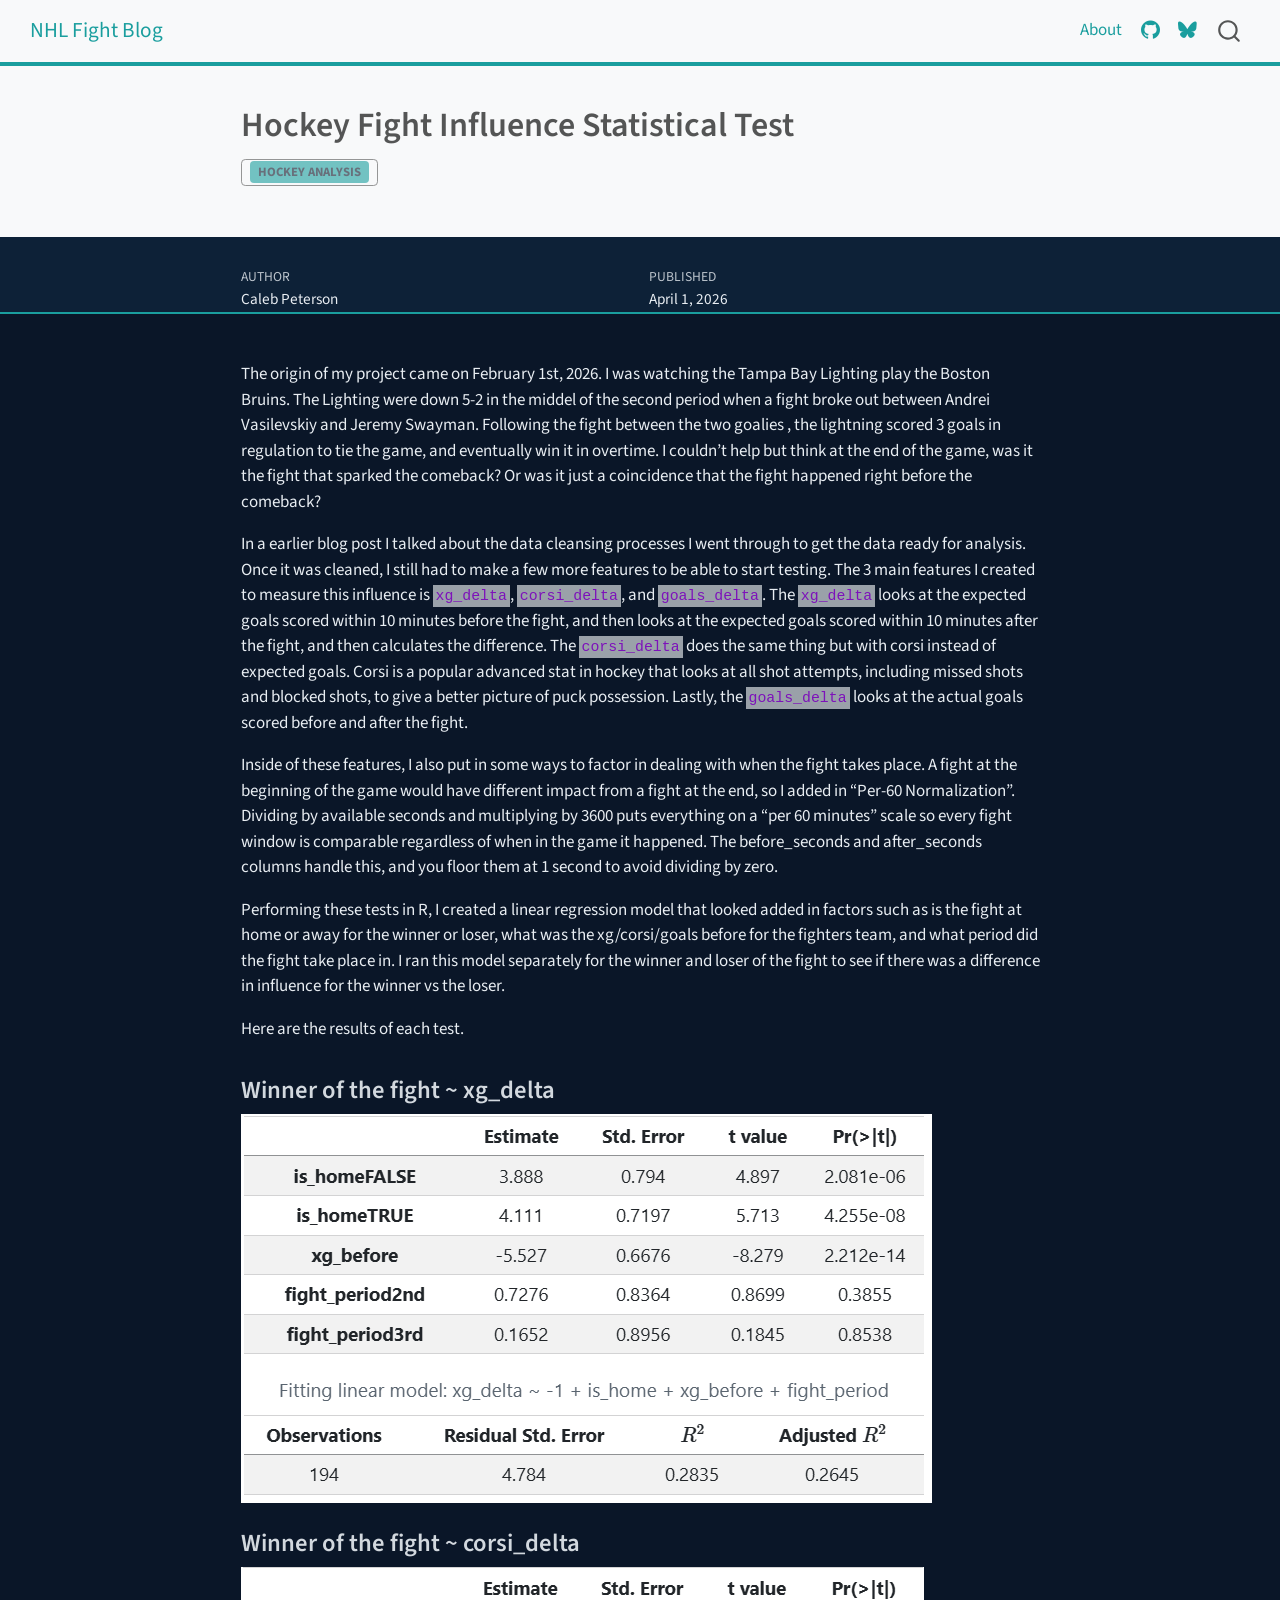
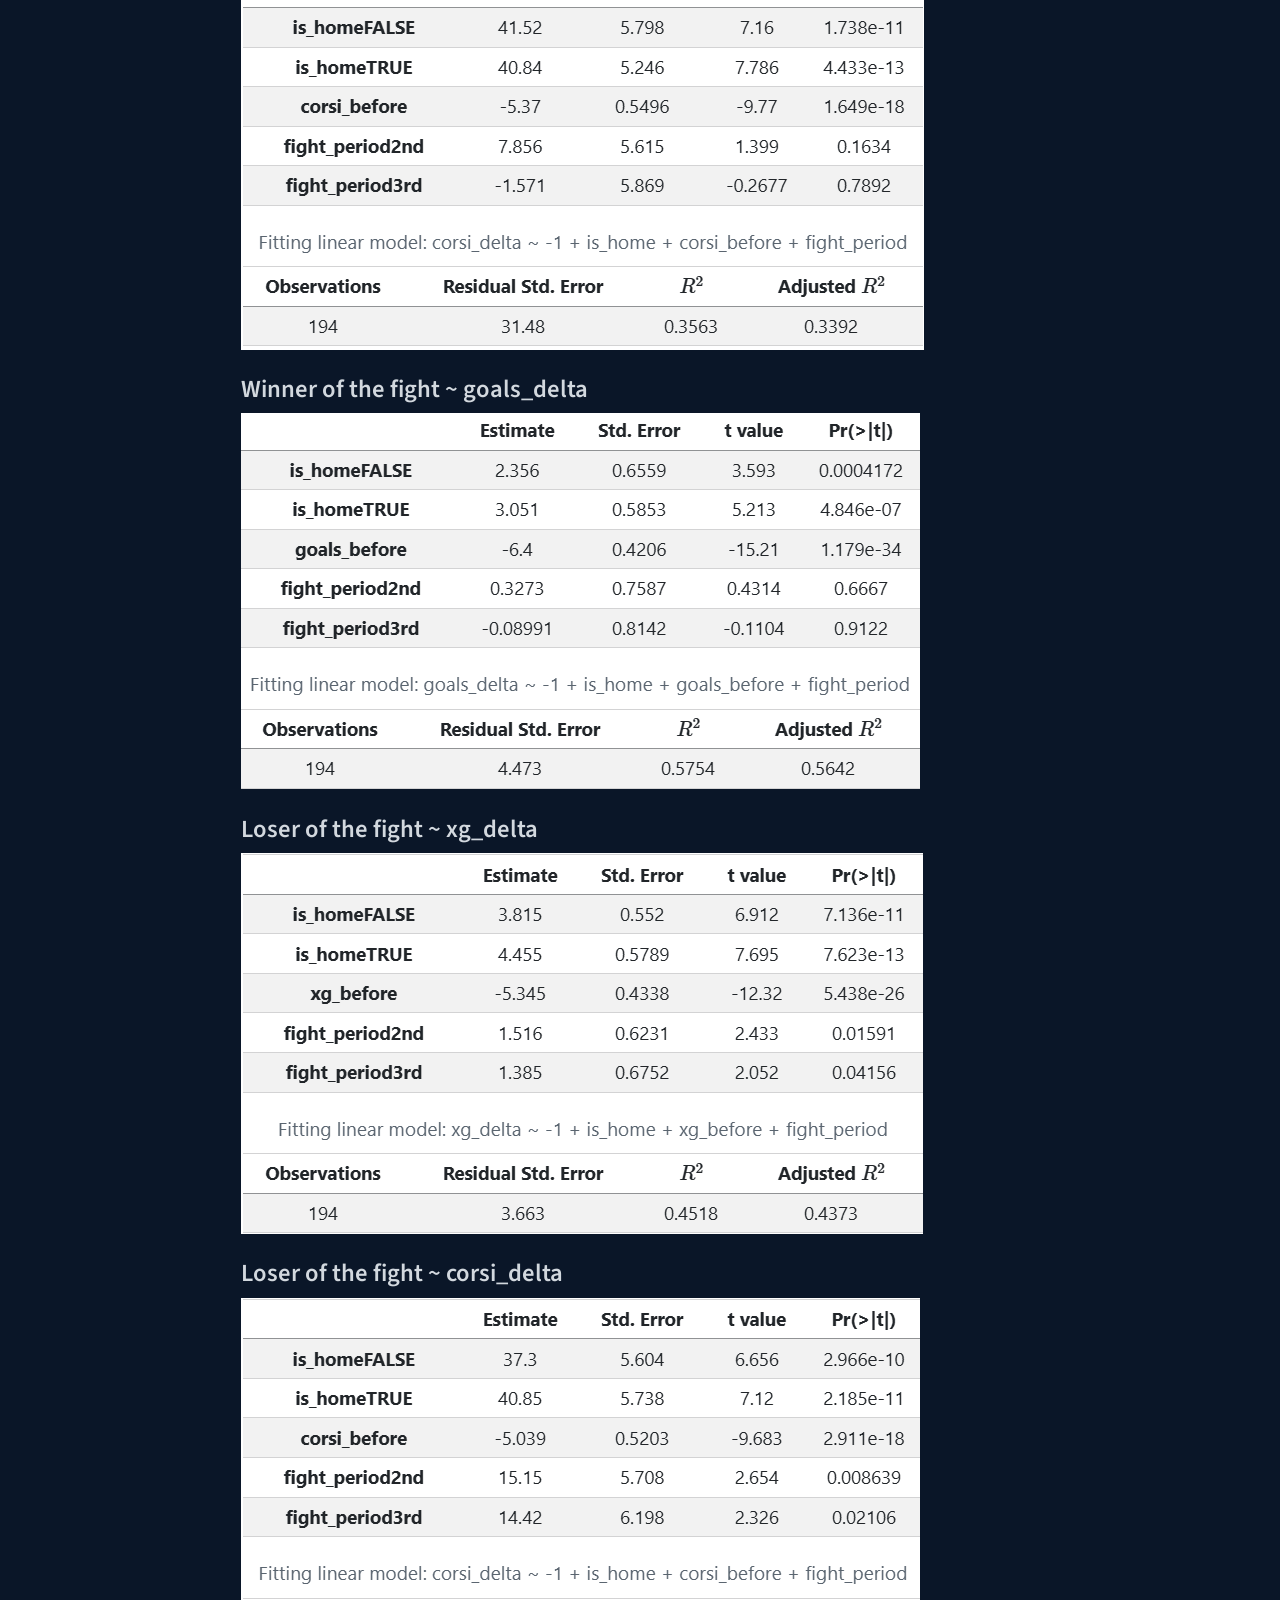
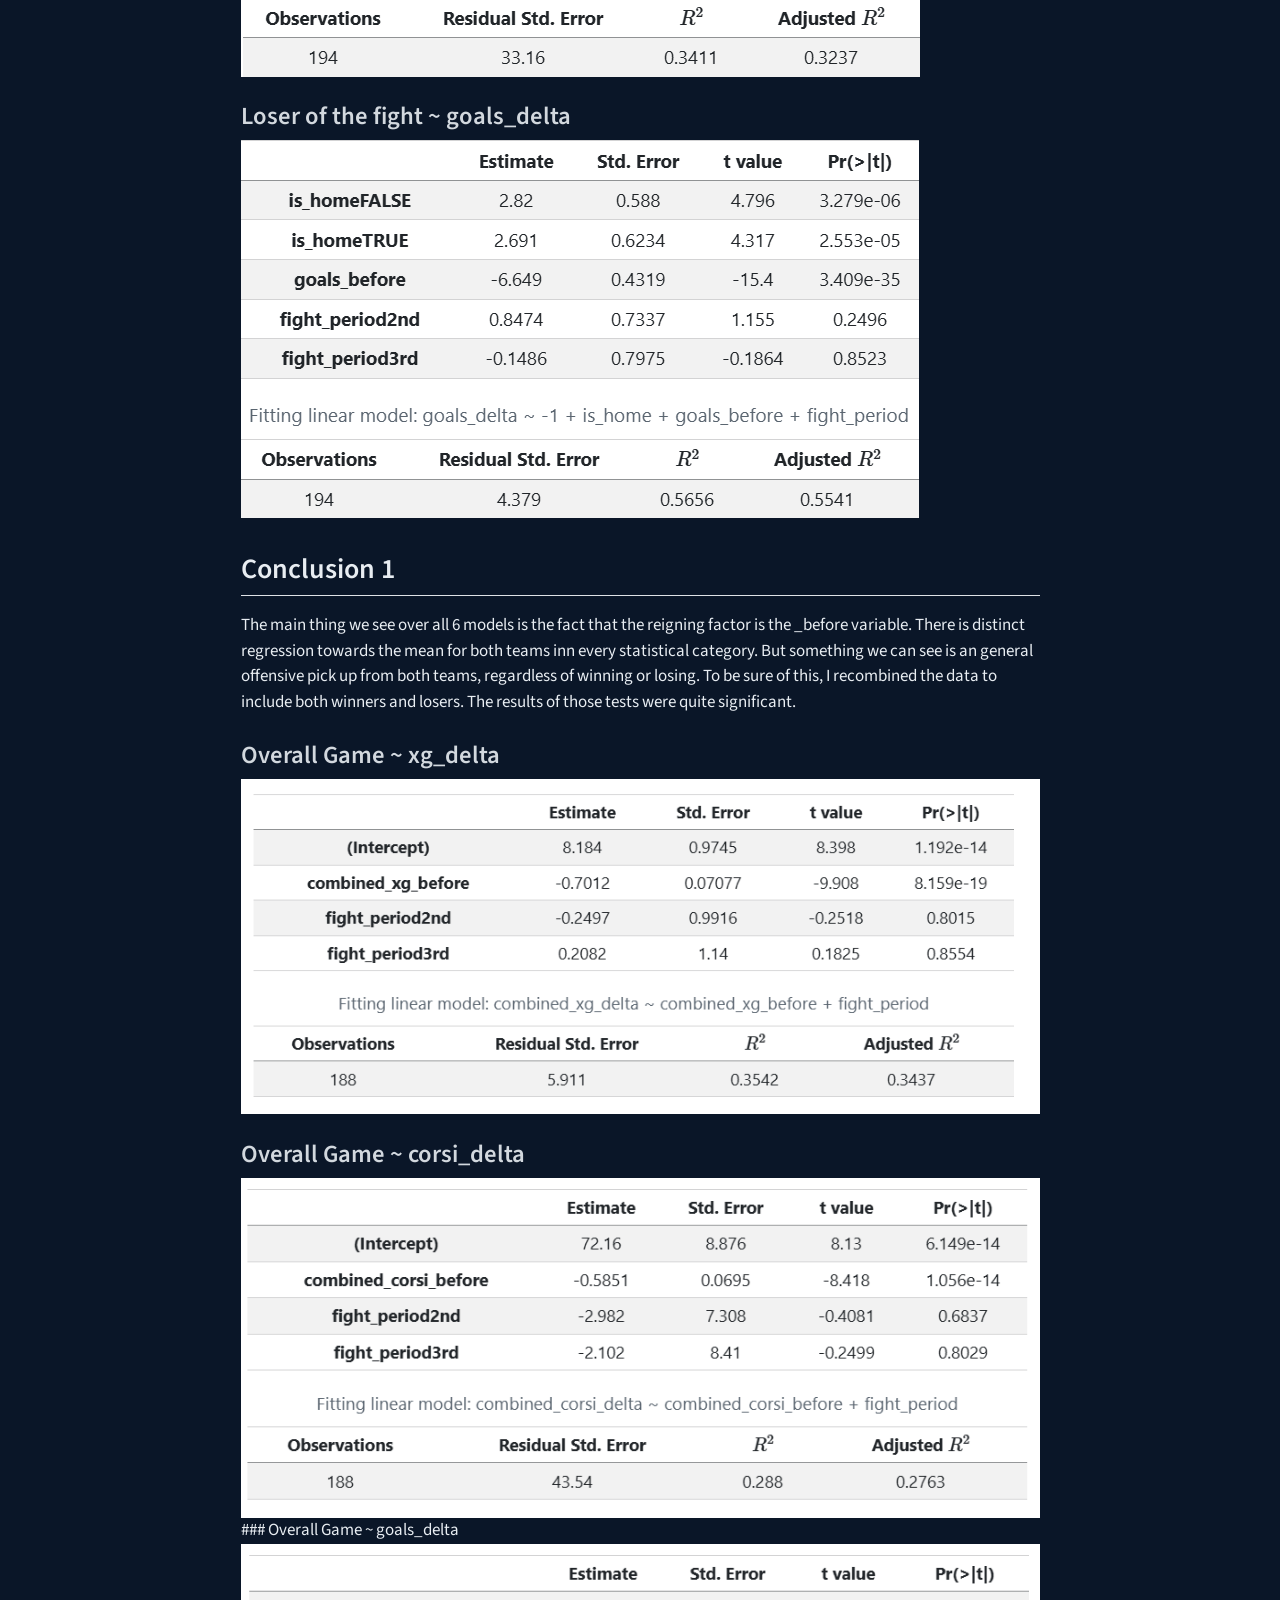
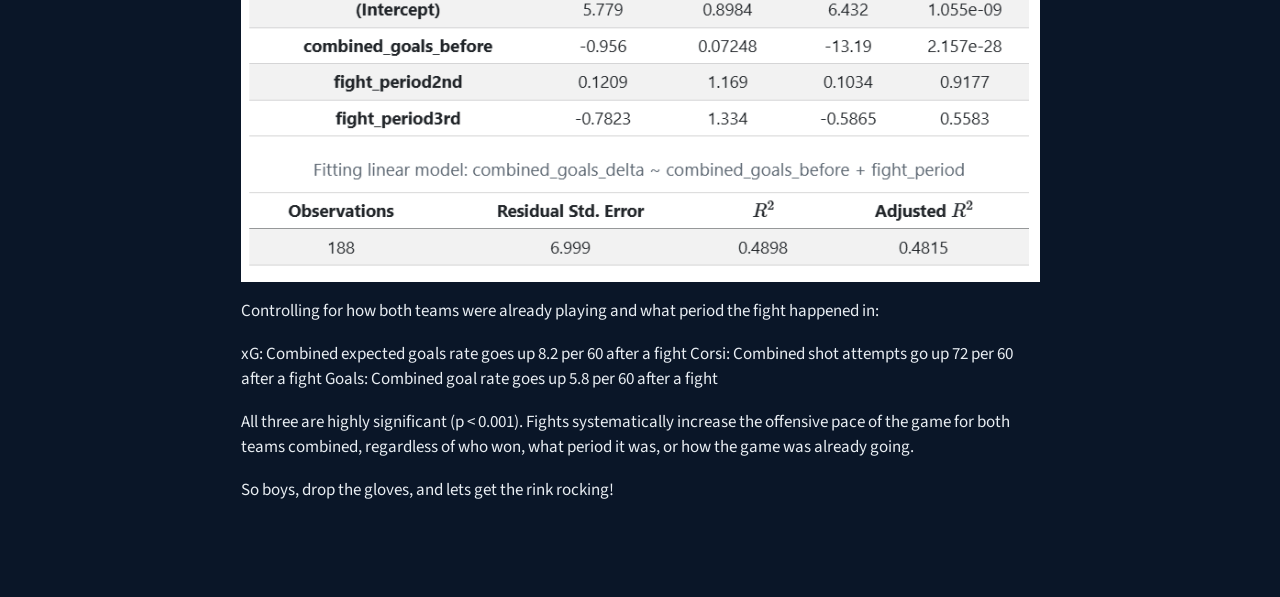
<file: docs/posts/Hockey Stats/index.html>
<!DOCTYPE html>
<html xmlns="http://www.w3.org/1999/xhtml" lang="en" xml:lang="en"><head>

<meta charset="utf-8">
<meta name="generator" content="quarto-1.9.22">

<meta name="viewport" content="width=device-width, initial-scale=1.0, user-scalable=yes">

<meta name="author" content="Caleb Peterson">
<meta name="dcterms.date" content="2026-04-01">

<title>Hockey Fight Influence Statistical Test – NHL Fight Blog</title>
<style>
/* Default styles provided by pandoc.
** See https://pandoc.org/MANUAL.html#variables-for-html for config info.
*/
code{white-space: pre-wrap;}
span.smallcaps{font-variant: small-caps;}
div.columns{display: flex; gap: min(4vw, 1.5em);}
div.column{flex: auto; overflow-x: auto;}
div.hanging-indent{margin-left: 1.5em; text-indent: -1.5em;}
ul.task-list{list-style: none;}
ul.task-list li input[type="checkbox"] {
  width: 0.8em;
  margin: 0 0.8em 0.2em -1em; /* quarto-specific, see https://github.com/quarto-dev/quarto-cli/issues/4556 */ 
  vertical-align: middle;
}
</style>


<script src="../../site_libs/quarto-nav/quarto-nav.js"></script>
<script src="../../site_libs/quarto-nav/headroom.min.js"></script>
<script src="../../site_libs/clipboard/clipboard.min.js"></script>
<script src="../../site_libs/quarto-search/autocomplete.umd.js"></script>
<script src="../../site_libs/quarto-search/fuse.min.js"></script>
<script src="../../site_libs/quarto-search/quarto-search.js"></script>
<meta name="quarto:offset" content="../../">
<script src="../../site_libs/quarto-html/quarto.js" type="module"></script>
<script src="../../site_libs/quarto-html/tabsets/tabsets.js" type="module"></script>
<script src="../../site_libs/quarto-html/axe/axe-check.js" type="module"></script>
<script src="../../site_libs/quarto-html/popper.min.js"></script>
<script src="../../site_libs/quarto-html/tippy.umd.min.js"></script>
<script src="../../site_libs/quarto-html/anchor.min.js"></script>
<link href="../../site_libs/quarto-html/tippy.css" rel="stylesheet">
<link href="../../site_libs/quarto-html/quarto-syntax-highlighting-e7fd89eb10c6ed14e7244b08785b4b10.css" rel="stylesheet" id="quarto-text-highlighting-styles">
<script src="../../site_libs/bootstrap/bootstrap.min.js"></script>
<link href="../../site_libs/bootstrap/bootstrap-icons.css" rel="stylesheet">
<link href="../../site_libs/bootstrap/bootstrap-a0f9fd0d421825b736dc1bbcbcba2219.min.css" rel="stylesheet" append-hash="true" id="quarto-bootstrap" data-mode="light">
<script id="quarto-search-options" type="application/json">{
  "location": "navbar",
  "copy-button": false,
  "collapse-after": 3,
  "panel-placement": "end",
  "type": "overlay",
  "limit": 50,
  "keyboard-shortcut": [
    "f",
    "/",
    "s"
  ],
  "show-item-context": false,
  "language": {
    "search-no-results-text": "No results",
    "search-matching-documents-text": "matching documents",
    "search-copy-link-title": "Copy link to search",
    "search-hide-matches-text": "Hide additional matches",
    "search-more-match-text": "more match in this document",
    "search-more-matches-text": "more matches in this document",
    "search-clear-button-title": "Clear",
    "search-text-placeholder": "",
    "search-detached-cancel-button-title": "Cancel",
    "search-submit-button-title": "Submit",
    "search-label": "Search"
  }
}</script>


<link rel="stylesheet" href="../../styles.css">
</head>

<body class="nav-fixed fullcontent quarto-light">

<div id="quarto-search-results"></div>
  <header id="quarto-header" class="headroom fixed-top quarto-banner">
    <nav class="navbar navbar-expand-lg " data-bs-theme="dark">
      <div class="navbar-container container-fluid">
      <div class="navbar-brand-container mx-auto">
    <a class="navbar-brand" href="../../index.html">
    <span class="navbar-title">NHL Fight Blog</span>
    </a>
  </div>
            <div id="quarto-search" class="" title="Search"></div>
          <button class="navbar-toggler" type="button" data-bs-toggle="collapse" data-bs-target="#navbarCollapse" aria-controls="navbarCollapse" role="menu" aria-expanded="false" aria-label="Toggle navigation" onclick="if (window.quartoToggleHeadroom) { window.quartoToggleHeadroom(); }">
  <span class="navbar-toggler-icon"></span>
</button>
          <div class="collapse navbar-collapse" id="navbarCollapse">
            <ul class="navbar-nav navbar-nav-scroll ms-auto">
  <li class="nav-item">
    <a class="nav-link" href="../../about.html"> 
<span class="menu-text">About</span></a>
  </li>  
  <li class="nav-item compact">
    <a class="nav-link" href="https://github.com/"> <i class="bi bi-github" role="img">
</i> 
<span class="menu-text"></span></a>
  </li>  
  <li class="nav-item compact">
    <a class="nav-link" href="https://bsky.app/"> <i class="bi bi-bluesky" role="img">
</i> 
<span class="menu-text"></span></a>
  </li>  
</ul>
          </div> <!-- /navcollapse -->
            <div class="quarto-navbar-tools">
</div>
      </div> <!-- /container-fluid -->
    </nav>
</header>
<!-- content -->
<header id="title-block-header" class="quarto-title-block default page-columns page-full">
  <div class="quarto-title-banner page-columns page-full">
    <div class="quarto-title column-body">
      <h1 class="title">Hockey Fight Influence Statistical Test</h1>
                                <div class="quarto-categories">
                <div class="quarto-category">Hockey Analysis</div>
              </div>
                  </div>
  </div>
    
  
  <div class="quarto-title-meta">

      <div>
      <div class="quarto-title-meta-heading">Author</div>
      <div class="quarto-title-meta-contents">
               <p>Caleb Peterson </p>
            </div>
    </div>
      
      <div>
      <div class="quarto-title-meta-heading">Published</div>
      <div class="quarto-title-meta-contents">
        <p class="date">April 1, 2026</p>
      </div>
    </div>
    
      
    </div>
    
  
  </header><div id="quarto-content" class="quarto-container page-columns page-rows-contents page-layout-article page-navbar">
<!-- sidebar -->
<!-- margin-sidebar -->
    
<!-- main -->
<main class="content quarto-banner-title-block" id="quarto-document-content">





<p>The origin of my project came on February 1st, 2026. I was watching the Tampa Bay Lighting play the Boston Bruins. The Lighting were down 5-2 in the middel of the second period when a fight broke out between Andrei Vasilevskiy and Jeremy Swayman. Following the fight between the two goalies , the lightning scored 3 goals in regulation to tie the game, and eventually win it in overtime. I couldn’t help but think at the end of the game, was it the fight that sparked the comeback? Or was it just a coincidence that the fight happened right before the comeback?</p>
<p>In a earlier blog post I talked about the data cleansing processes I went through to get the data ready for analysis. Once it was cleaned, I still had to make a few more features to be able to start testing. The 3 main features I created to measure this influence is <code>xg_delta</code>, <code>corsi_delta</code>, and <code>goals_delta</code>. The <code>xg_delta</code> looks at the expected goals scored within 10 minutes before the fight, and then looks at the expected goals scored within 10 minutes after the fight, and then calculates the difference. The <code>corsi_delta</code> does the same thing but with corsi instead of expected goals. Corsi is a popular advanced stat in hockey that looks at all shot attempts, including missed shots and blocked shots, to give a better picture of puck possession. Lastly, the <code>goals_delta</code> looks at the actual goals scored before and after the fight.</p>
<p>Inside of these features, I also put in some ways to factor in dealing with when the fight takes place. A fight at the beginning of the game would have different impact from a fight at the end, so I added in “Per-60 Normalization”. Dividing by available seconds and multiplying by 3600 puts everything on a “per 60 minutes” scale so every fight window is comparable regardless of when in the game it happened. The before_seconds and after_seconds columns handle this, and you floor them at 1 second to avoid dividing by zero.</p>
<p>Performing these tests in R, I created a linear regression model that looked added in factors such as is the fight at home or away for the winner or loser, what was the xg/corsi/goals before for the fighters team, and what period did the fight take place in. I ran this model separately for the winner and loser of the fight to see if there was a difference in influence for the winner vs the loser.</p>
<p>Here are the results of each test.</p>
<section id="winner-of-the-fight-xg_delta" class="level3">
<h3 class="anchored" data-anchor-id="winner-of-the-fight-xg_delta">Winner of the fight ~ xg_delta</h3>
<p><img src="winner_xg.png" class="img-fluid"></p>
</section>
<section id="winner-of-the-fight-corsi_delta" class="level3">
<h3 class="anchored" data-anchor-id="winner-of-the-fight-corsi_delta">Winner of the fight ~ corsi_delta</h3>
<p><img src="winner_corsi.png" class="img-fluid"></p>
</section>
<section id="winner-of-the-fight-goals_delta" class="level3">
<h3 class="anchored" data-anchor-id="winner-of-the-fight-goals_delta">Winner of the fight ~ goals_delta</h3>
<p><img src="winner_goal.png" class="img-fluid"></p>
</section>
<section id="loser-of-the-fight-xg_delta" class="level3">
<h3 class="anchored" data-anchor-id="loser-of-the-fight-xg_delta">Loser of the fight ~ xg_delta</h3>
<p><img src="loser_xg.png" class="img-fluid"></p>
</section>
<section id="loser-of-the-fight-corsi_delta" class="level3">
<h3 class="anchored" data-anchor-id="loser-of-the-fight-corsi_delta">Loser of the fight ~ corsi_delta</h3>
<p><img src="loser_corsi.png" class="img-fluid"></p>
</section>
<section id="loser-of-the-fight-goals_delta" class="level3">
<h3 class="anchored" data-anchor-id="loser-of-the-fight-goals_delta">Loser of the fight ~ goals_delta</h3>
<p><img src="loser_goal.png" class="img-fluid"></p>
</section>
<section id="conclusion-1" class="level2">
<h2 class="anchored" data-anchor-id="conclusion-1">Conclusion 1</h2>
<p>The main thing we see over all 6 models is the fact that the reigning factor is the _before variable. There is distinct regression towards the mean for both teams inn every statistical category. But something we can see is an general offensive pick up from both teams, regardless of winning or losing. To be sure of this, I recombined the data to include both winners and losers. The results of those tests were quite significant.</p>
<section id="overall-game-xg_delta" class="level3">
<h3 class="anchored" data-anchor-id="overall-game-xg_delta">Overall Game ~ xg_delta</h3>
<p><img src="Combined_xg.png" class="img-fluid"></p>
</section>
<section id="overall-game-corsi_delta" class="level3">
<h3 class="anchored" data-anchor-id="overall-game-corsi_delta">Overall Game ~ corsi_delta</h3>
<p><img src="Combined_corsi.png" class="img-fluid"> ### Overall Game ~ goals_delta <img src="Combined_goals.png" class="img-fluid"></p>
<p>Controlling for how both teams were already playing and what period the fight happened in:</p>
<p>xG: Combined expected goals rate goes up 8.2 per 60 after a fight Corsi: Combined shot attempts go up 72 per 60 after a fight Goals: Combined goal rate goes up 5.8 per 60 after a fight</p>
<p>All three are highly significant (p &lt; 0.001). Fights systematically increase the offensive pace of the game for both teams combined, regardless of who won, what period it was, or how the game was already going.</p>
<p>So boys, drop the gloves, and lets get the rink rocking!</p>


</section>
</section>

</main> <!-- /main -->
<script id="quarto-html-after-body" type="application/javascript">
  window.document.addEventListener("DOMContentLoaded", function (event) {
    const icon = "";
    const anchorJS = new window.AnchorJS();
    anchorJS.options = {
      placement: 'right',
      icon: icon
    };
    anchorJS.add('.anchored');
    const isCodeAnnotation = (el) => {
      for (const clz of el.classList) {
        if (clz.startsWith('code-annotation-')) {                     
          return true;
        }
      }
      return false;
    }
    const onCopySuccess = function(e) {
      // button target
      const button = e.trigger;
      // don't keep focus
      button.blur();
      // flash "checked"
      button.classList.add('code-copy-button-checked');
      var currentTitle = button.getAttribute("title");
      button.setAttribute("title", "Copied!");
      let tooltip;
      if (window.bootstrap) {
        button.setAttribute("data-bs-toggle", "tooltip");
        button.setAttribute("data-bs-placement", "left");
        button.setAttribute("data-bs-title", "Copied!");
        tooltip = new bootstrap.Tooltip(button, 
          { trigger: "manual", 
            customClass: "code-copy-button-tooltip",
            offset: [0, -8]});
        tooltip.show();    
      }
      setTimeout(function() {
        if (tooltip) {
          tooltip.hide();
          button.removeAttribute("data-bs-title");
          button.removeAttribute("data-bs-toggle");
          button.removeAttribute("data-bs-placement");
        }
        button.setAttribute("title", currentTitle);
        button.classList.remove('code-copy-button-checked');
      }, 1000);
      // clear code selection
      e.clearSelection();
    }
    const getTextToCopy = function(trigger) {
      const outerScaffold = trigger.parentElement.cloneNode(true);
      const codeEl = outerScaffold.querySelector('code');
      for (const childEl of codeEl.children) {
        if (isCodeAnnotation(childEl)) {
          childEl.remove();
        }
      }
      return codeEl.innerText;
    }
    const clipboard = new window.ClipboardJS('.code-copy-button:not([data-in-quarto-modal])', {
      text: getTextToCopy
    });
    clipboard.on('success', onCopySuccess);
    if (window.document.getElementById('quarto-embedded-source-code-modal')) {
      const clipboardModal = new window.ClipboardJS('.code-copy-button[data-in-quarto-modal]', {
        text: getTextToCopy,
        container: window.document.getElementById('quarto-embedded-source-code-modal')
      });
      clipboardModal.on('success', onCopySuccess);
    }
      var localhostRegex = new RegExp(/^(?:http|https):\/\/localhost\:?[0-9]*\//);
      var mailtoRegex = new RegExp(/^mailto:/);
        var filterRegex = new RegExp("https:\/\/your-website-url\.example\.com");
      var isInternal = (href) => {
          return filterRegex.test(href) || localhostRegex.test(href) || mailtoRegex.test(href);
      }
      // Inspect non-navigation links and adorn them if external
     var links = window.document.querySelectorAll('a[href]:not(.nav-link):not(.navbar-brand):not(.toc-action):not(.sidebar-link):not(.sidebar-item-toggle):not(.pagination-link):not(.no-external):not([aria-hidden]):not(.dropdown-item):not(.quarto-navigation-tool):not(.about-link)');
      for (var i=0; i<links.length; i++) {
        const link = links[i];
        if (!isInternal(link.href)) {
          // undo the damage that might have been done by quarto-nav.js in the case of
          // links that we want to consider external
          if (link.dataset.originalHref !== undefined) {
            link.href = link.dataset.originalHref;
          }
        }
      }
    function tippyHover(el, contentFn, onTriggerFn, onUntriggerFn) {
      const config = {
        allowHTML: true,
        maxWidth: 500,
        delay: 100,
        arrow: false,
        appendTo: function(el) {
            return el.parentElement;
        },
        interactive: true,
        interactiveBorder: 10,
        theme: 'quarto',
        placement: 'bottom-start',
      };
      if (contentFn) {
        config.content = contentFn;
      }
      if (onTriggerFn) {
        config.onTrigger = onTriggerFn;
      }
      if (onUntriggerFn) {
        config.onUntrigger = onUntriggerFn;
      }
      window.tippy(el, config); 
    }
    const noterefs = window.document.querySelectorAll('a[role="doc-noteref"]');
    for (var i=0; i<noterefs.length; i++) {
      const ref = noterefs[i];
      tippyHover(ref, function() {
        // use id or data attribute instead here
        let href = ref.getAttribute('data-footnote-href') || ref.getAttribute('href');
        try { href = new URL(href).hash; } catch {}
        const id = href.replace(/^#\/?/, "");
        const note = window.document.getElementById(id);
        if (note) {
          return note.innerHTML;
        } else {
          return "";
        }
      });
    }
    const xrefs = window.document.querySelectorAll('a.quarto-xref');
    const processXRef = (id, note) => {
      // Strip column container classes
      const stripColumnClz = (el) => {
        el.classList.remove("page-full", "page-columns");
        if (el.children) {
          for (const child of el.children) {
            stripColumnClz(child);
          }
        }
      }
      stripColumnClz(note)
      if (id === null || id.startsWith('sec-')) {
        // Special case sections, only their first couple elements
        const container = document.createElement("div");
        if (note.children && note.children.length > 2) {
          container.appendChild(note.children[0].cloneNode(true));
          for (let i = 1; i < note.children.length; i++) {
            const child = note.children[i];
            if (child.tagName === "P" && child.innerText === "") {
              continue;
            } else {
              container.appendChild(child.cloneNode(true));
              break;
            }
          }
          if (window.Quarto?.typesetMath) {
            window.Quarto.typesetMath(container);
          }
          return container.innerHTML
        } else {
          if (window.Quarto?.typesetMath) {
            window.Quarto.typesetMath(note);
          }
          return note.innerHTML;
        }
      } else {
        // Remove any anchor links if they are present
        const anchorLink = note.querySelector('a.anchorjs-link');
        if (anchorLink) {
          anchorLink.remove();
        }
        if (window.Quarto?.typesetMath) {
          window.Quarto.typesetMath(note);
        }
        if (note.classList.contains("callout")) {
          return note.outerHTML;
        } else {
          return note.innerHTML;
        }
      }
    }
    for (var i=0; i<xrefs.length; i++) {
      const xref = xrefs[i];
      tippyHover(xref, undefined, function(instance) {
        instance.disable();
        let url = xref.getAttribute('href');
        let hash = undefined; 
        if (url.startsWith('#')) {
          hash = url;
        } else {
          try { hash = new URL(url).hash; } catch {}
        }
        if (hash) {
          const id = hash.replace(/^#\/?/, "");
          const note = window.document.getElementById(id);
          if (note !== null) {
            try {
              const html = processXRef(id, note.cloneNode(true));
              instance.setContent(html);
            } finally {
              instance.enable();
              instance.show();
            }
          } else {
            // See if we can fetch this
            fetch(url.split('#')[0])
            .then(res => res.text())
            .then(html => {
              const parser = new DOMParser();
              const htmlDoc = parser.parseFromString(html, "text/html");
              const note = htmlDoc.getElementById(id);
              if (note !== null) {
                const html = processXRef(id, note);
                instance.setContent(html);
              } 
            }).finally(() => {
              instance.enable();
              instance.show();
            });
          }
        } else {
          // See if we can fetch a full url (with no hash to target)
          // This is a special case and we should probably do some content thinning / targeting
          fetch(url)
          .then(res => res.text())
          .then(html => {
            const parser = new DOMParser();
            const htmlDoc = parser.parseFromString(html, "text/html");
            const note = htmlDoc.querySelector('main.content');
            if (note !== null) {
              // This should only happen for chapter cross references
              // (since there is no id in the URL)
              // remove the first header
              if (note.children.length > 0 && note.children[0].tagName === "HEADER") {
                note.children[0].remove();
              }
              const html = processXRef(null, note);
              instance.setContent(html);
            } 
          }).finally(() => {
            instance.enable();
            instance.show();
          });
        }
      }, function(instance) {
      });
    }
        let selectedAnnoteEl;
        const selectorForAnnotation = ( cell, annotation) => {
          let cellAttr = 'data-code-cell="' + cell + '"';
          let lineAttr = 'data-code-annotation="' +  annotation + '"';
          const selector = 'span[' + cellAttr + '][' + lineAttr + ']';
          return selector;
        }
        const selectCodeLines = (annoteEl) => {
          const doc = window.document;
          const targetCell = annoteEl.getAttribute("data-target-cell");
          const targetAnnotation = annoteEl.getAttribute("data-target-annotation");
          const annoteSpan = window.document.querySelector(selectorForAnnotation(targetCell, targetAnnotation));
          const lines = annoteSpan.getAttribute("data-code-lines").split(",");
          const lineIds = lines.map((line) => {
            return targetCell + "-" + line;
          })
          let top = null;
          let height = null;
          let parent = null;
          if (lineIds.length > 0) {
              //compute the position of the single el (top and bottom and make a div)
              const el = window.document.getElementById(lineIds[0]);
              top = el.offsetTop;
              height = el.offsetHeight;
              parent = el.parentElement.parentElement;
            if (lineIds.length > 1) {
              const lastEl = window.document.getElementById(lineIds[lineIds.length - 1]);
              const bottom = lastEl.offsetTop + lastEl.offsetHeight;
              height = bottom - top;
            }
            if (top !== null && height !== null && parent !== null) {
              // cook up a div (if necessary) and position it 
              let div = window.document.getElementById("code-annotation-line-highlight");
              if (div === null) {
                div = window.document.createElement("div");
                div.setAttribute("id", "code-annotation-line-highlight");
                div.style.position = 'absolute';
                parent.appendChild(div);
              }
              div.style.top = top - 2 + "px";
              div.style.height = height + 4 + "px";
              div.style.left = 0;
              let gutterDiv = window.document.getElementById("code-annotation-line-highlight-gutter");
              if (gutterDiv === null) {
                gutterDiv = window.document.createElement("div");
                gutterDiv.setAttribute("id", "code-annotation-line-highlight-gutter");
                gutterDiv.style.position = 'absolute';
                const codeCell = window.document.getElementById(targetCell);
                const gutter = codeCell.querySelector('.code-annotation-gutter');
                gutter.appendChild(gutterDiv);
              }
              gutterDiv.style.top = top - 2 + "px";
              gutterDiv.style.height = height + 4 + "px";
            }
            selectedAnnoteEl = annoteEl;
          }
        };
        const unselectCodeLines = () => {
          const elementsIds = ["code-annotation-line-highlight", "code-annotation-line-highlight-gutter"];
          elementsIds.forEach((elId) => {
            const div = window.document.getElementById(elId);
            if (div) {
              div.remove();
            }
          });
          selectedAnnoteEl = undefined;
        };
          // Handle positioning of the toggle
      window.addEventListener(
        "resize",
        throttle(() => {
          elRect = undefined;
          if (selectedAnnoteEl) {
            selectCodeLines(selectedAnnoteEl);
          }
        }, 10)
      );
      function throttle(fn, ms) {
      let throttle = false;
      let timer;
        return (...args) => {
          if(!throttle) { // first call gets through
              fn.apply(this, args);
              throttle = true;
          } else { // all the others get throttled
              if(timer) clearTimeout(timer); // cancel #2
              timer = setTimeout(() => {
                fn.apply(this, args);
                timer = throttle = false;
              }, ms);
          }
        };
      }
        // Attach click handler to the DT
        const annoteDls = window.document.querySelectorAll('dt[data-target-cell]');
        for (const annoteDlNode of annoteDls) {
          annoteDlNode.addEventListener('click', (event) => {
            const clickedEl = event.target;
            if (clickedEl !== selectedAnnoteEl) {
              unselectCodeLines();
              const activeEl = window.document.querySelector('dt[data-target-cell].code-annotation-active');
              if (activeEl) {
                activeEl.classList.remove('code-annotation-active');
              }
              selectCodeLines(clickedEl);
              clickedEl.classList.add('code-annotation-active');
            } else {
              // Unselect the line
              unselectCodeLines();
              clickedEl.classList.remove('code-annotation-active');
            }
          });
        }
    const findCites = (el) => {
      const parentEl = el.parentElement;
      if (parentEl) {
        const cites = parentEl.dataset.cites;
        if (cites) {
          return {
            el,
            cites: cites.split(' ')
          };
        } else {
          return findCites(el.parentElement)
        }
      } else {
        return undefined;
      }
    };
    var bibliorefs = window.document.querySelectorAll('a[role="doc-biblioref"]');
    for (var i=0; i<bibliorefs.length; i++) {
      const ref = bibliorefs[i];
      const citeInfo = findCites(ref);
      if (citeInfo) {
        tippyHover(citeInfo.el, function() {
          var popup = window.document.createElement('div');
          citeInfo.cites.forEach(function(cite) {
            var citeDiv = window.document.createElement('div');
            citeDiv.classList.add('hanging-indent');
            citeDiv.classList.add('csl-entry');
            var biblioDiv = window.document.getElementById('ref-' + cite);
            if (biblioDiv) {
              citeDiv.innerHTML = biblioDiv.innerHTML;
            }
            popup.appendChild(citeDiv);
          });
          return popup.innerHTML;
        });
      }
    }
  });
  </script>
</div> <!-- /content -->




</body></html>
</file>
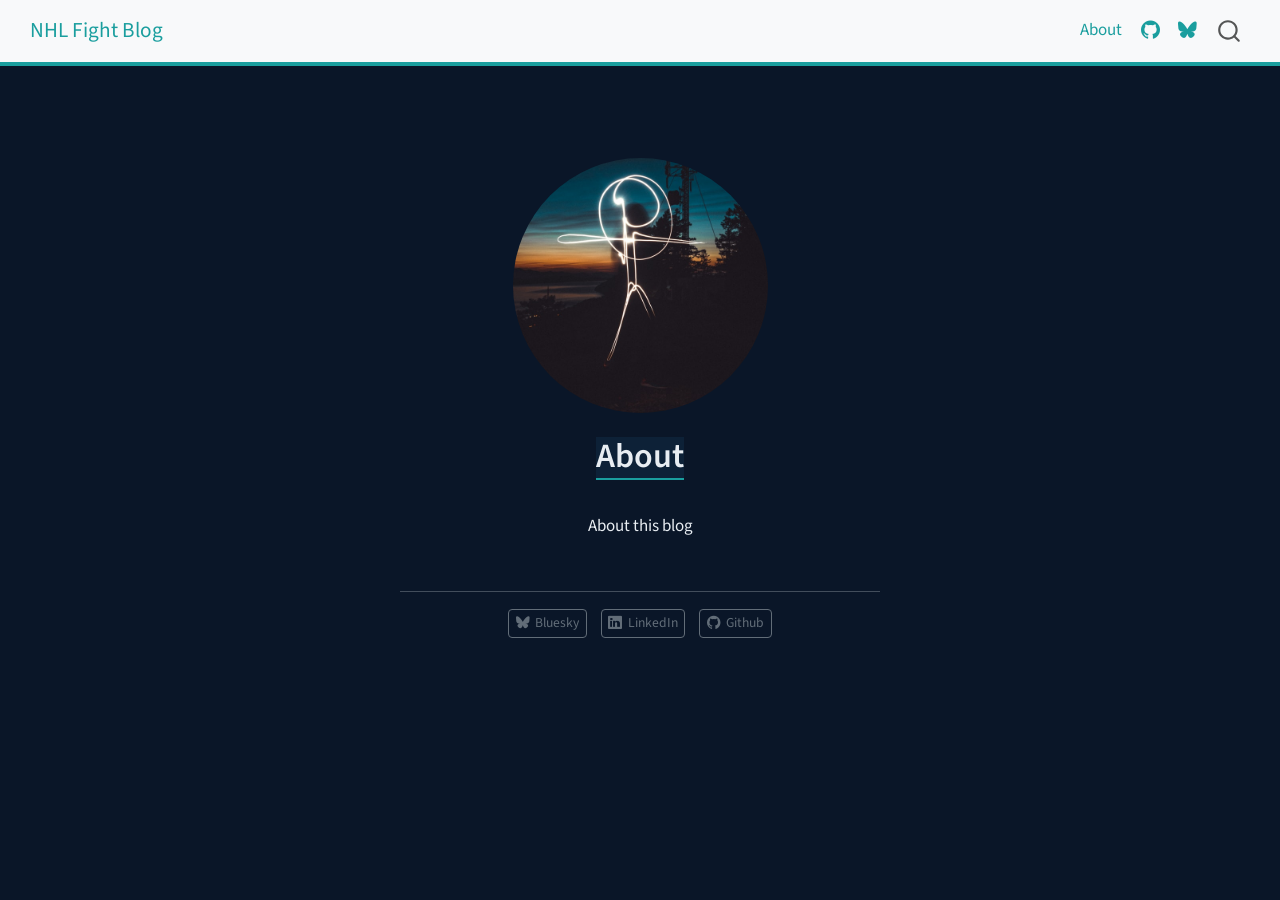
<file: docs/about.html>
<!DOCTYPE html>
<html xmlns="http://www.w3.org/1999/xhtml" lang="en" xml:lang="en"><head>

<meta charset="utf-8">
<meta name="generator" content="quarto-1.9.22">

<meta name="viewport" content="width=device-width, initial-scale=1.0, user-scalable=yes">


<title>About – NHL Fight Blog</title>
<style>
/* Default styles provided by pandoc.
** See https://pandoc.org/MANUAL.html#variables-for-html for config info.
*/
code{white-space: pre-wrap;}
span.smallcaps{font-variant: small-caps;}
div.columns{display: flex; gap: min(4vw, 1.5em);}
div.column{flex: auto; overflow-x: auto;}
div.hanging-indent{margin-left: 1.5em; text-indent: -1.5em;}
ul.task-list{list-style: none;}
ul.task-list li input[type="checkbox"] {
  width: 0.8em;
  margin: 0 0.8em 0.2em -1em; /* quarto-specific, see https://github.com/quarto-dev/quarto-cli/issues/4556 */ 
  vertical-align: middle;
}
</style>


<script src="site_libs/quarto-nav/quarto-nav.js"></script>
<script src="site_libs/quarto-nav/headroom.min.js"></script>
<script src="site_libs/clipboard/clipboard.min.js"></script>
<script src="site_libs/quarto-search/autocomplete.umd.js"></script>
<script src="site_libs/quarto-search/fuse.min.js"></script>
<script src="site_libs/quarto-search/quarto-search.js"></script>
<meta name="quarto:offset" content="./">
<script src="site_libs/quarto-html/quarto.js" type="module"></script>
<script src="site_libs/quarto-html/tabsets/tabsets.js" type="module"></script>
<script src="site_libs/quarto-html/axe/axe-check.js" type="module"></script>
<script src="site_libs/quarto-html/popper.min.js"></script>
<script src="site_libs/quarto-html/tippy.umd.min.js"></script>
<link href="site_libs/quarto-html/tippy.css" rel="stylesheet">
<link href="site_libs/quarto-html/quarto-syntax-highlighting-e7fd89eb10c6ed14e7244b08785b4b10.css" rel="stylesheet" id="quarto-text-highlighting-styles">
<script src="site_libs/bootstrap/bootstrap.min.js"></script>
<link href="site_libs/bootstrap/bootstrap-icons.css" rel="stylesheet">
<link href="site_libs/bootstrap/bootstrap-a0f9fd0d421825b736dc1bbcbcba2219.min.css" rel="stylesheet" append-hash="true" id="quarto-bootstrap" data-mode="light">
<script id="quarto-search-options" type="application/json">{
  "location": "navbar",
  "copy-button": false,
  "collapse-after": 3,
  "panel-placement": "end",
  "type": "overlay",
  "limit": 50,
  "keyboard-shortcut": [
    "f",
    "/",
    "s"
  ],
  "show-item-context": false,
  "language": {
    "search-no-results-text": "No results",
    "search-matching-documents-text": "matching documents",
    "search-copy-link-title": "Copy link to search",
    "search-hide-matches-text": "Hide additional matches",
    "search-more-match-text": "more match in this document",
    "search-more-matches-text": "more matches in this document",
    "search-clear-button-title": "Clear",
    "search-text-placeholder": "",
    "search-detached-cancel-button-title": "Cancel",
    "search-submit-button-title": "Submit",
    "search-label": "Search"
  }
}</script>


<link rel="stylesheet" href="styles.css">
</head>

<body class="nav-fixed fullcontent quarto-light">

<div id="quarto-search-results"></div>
  <header id="quarto-header" class="headroom fixed-top">
    <nav class="navbar navbar-expand-lg " data-bs-theme="dark">
      <div class="navbar-container container-fluid">
      <div class="navbar-brand-container mx-auto">
    <a class="navbar-brand" href="./index.html">
    <span class="navbar-title">NHL Fight Blog</span>
    </a>
  </div>
            <div id="quarto-search" class="" title="Search"></div>
          <button class="navbar-toggler" type="button" data-bs-toggle="collapse" data-bs-target="#navbarCollapse" aria-controls="navbarCollapse" role="menu" aria-expanded="false" aria-label="Toggle navigation" onclick="if (window.quartoToggleHeadroom) { window.quartoToggleHeadroom(); }">
  <span class="navbar-toggler-icon"></span>
</button>
          <div class="collapse navbar-collapse" id="navbarCollapse">
            <ul class="navbar-nav navbar-nav-scroll ms-auto">
  <li class="nav-item">
    <a class="nav-link active" href="./about.html" aria-current="page"> 
<span class="menu-text">About</span></a>
  </li>  
  <li class="nav-item compact">
    <a class="nav-link" href="https://github.com/"> <i class="bi bi-github" role="img">
</i> 
<span class="menu-text"></span></a>
  </li>  
  <li class="nav-item compact">
    <a class="nav-link" href="https://bsky.app/"> <i class="bi bi-bluesky" role="img">
</i> 
<span class="menu-text"></span></a>
  </li>  
</ul>
          </div> <!-- /navcollapse -->
            <div class="quarto-navbar-tools">
</div>
      </div> <!-- /container-fluid -->
    </nav>
</header>
<!-- content -->
<div id="quarto-content" class="quarto-container page-columns page-rows-contents page-layout-article page-navbar">
<!-- sidebar -->
<!-- margin-sidebar -->
    
<!-- main -->
<div class="quarto-about-jolla">
  <img src="profile.jpg" class="about-image
  round " style="height: 15em; width: 15em;">
 <header id="title-block-header" class="quarto-title-block default">
<div class="quarto-title">
<h1 class="title">About</h1>
</div>
<div class="quarto-title-meta">
  </div>
</header><main class="content" id="quarto-document-content">
<p>About this blog</p>


</main> 
  <hr class="about-sep">
   <div class="about-links">
  <a href="https://bsky.app/" class="about-link" rel="" target="">
    <i class="bi bi-bluesky"></i>
     <span class="about-link-text">Bluesky</span>
  </a>
  <a href="https://linkedin.com" class="about-link" rel="" target="">
    <i class="bi bi-linkedin"></i>
     <span class="about-link-text">LinkedIn</span>
  </a>
  <a href="https://github.com" class="about-link" rel="" target="">
    <i class="bi bi-github"></i>
     <span class="about-link-text">Github</span>
  </a>
</div>
</div>
 <!-- /main -->
<script id="quarto-html-after-body" type="application/javascript">
  window.document.addEventListener("DOMContentLoaded", function (event) {
    const isCodeAnnotation = (el) => {
      for (const clz of el.classList) {
        if (clz.startsWith('code-annotation-')) {                     
          return true;
        }
      }
      return false;
    }
    const onCopySuccess = function(e) {
      // button target
      const button = e.trigger;
      // don't keep focus
      button.blur();
      // flash "checked"
      button.classList.add('code-copy-button-checked');
      var currentTitle = button.getAttribute("title");
      button.setAttribute("title", "Copied!");
      let tooltip;
      if (window.bootstrap) {
        button.setAttribute("data-bs-toggle", "tooltip");
        button.setAttribute("data-bs-placement", "left");
        button.setAttribute("data-bs-title", "Copied!");
        tooltip = new bootstrap.Tooltip(button, 
          { trigger: "manual", 
            customClass: "code-copy-button-tooltip",
            offset: [0, -8]});
        tooltip.show();    
      }
      setTimeout(function() {
        if (tooltip) {
          tooltip.hide();
          button.removeAttribute("data-bs-title");
          button.removeAttribute("data-bs-toggle");
          button.removeAttribute("data-bs-placement");
        }
        button.setAttribute("title", currentTitle);
        button.classList.remove('code-copy-button-checked');
      }, 1000);
      // clear code selection
      e.clearSelection();
    }
    const getTextToCopy = function(trigger) {
      const outerScaffold = trigger.parentElement.cloneNode(true);
      const codeEl = outerScaffold.querySelector('code');
      for (const childEl of codeEl.children) {
        if (isCodeAnnotation(childEl)) {
          childEl.remove();
        }
      }
      return codeEl.innerText;
    }
    const clipboard = new window.ClipboardJS('.code-copy-button:not([data-in-quarto-modal])', {
      text: getTextToCopy
    });
    clipboard.on('success', onCopySuccess);
    if (window.document.getElementById('quarto-embedded-source-code-modal')) {
      const clipboardModal = new window.ClipboardJS('.code-copy-button[data-in-quarto-modal]', {
        text: getTextToCopy,
        container: window.document.getElementById('quarto-embedded-source-code-modal')
      });
      clipboardModal.on('success', onCopySuccess);
    }
      var localhostRegex = new RegExp(/^(?:http|https):\/\/localhost\:?[0-9]*\//);
      var mailtoRegex = new RegExp(/^mailto:/);
        var filterRegex = new RegExp("https:\/\/your-website-url\.example\.com");
      var isInternal = (href) => {
          return filterRegex.test(href) || localhostRegex.test(href) || mailtoRegex.test(href);
      }
      // Inspect non-navigation links and adorn them if external
     var links = window.document.querySelectorAll('a[href]:not(.nav-link):not(.navbar-brand):not(.toc-action):not(.sidebar-link):not(.sidebar-item-toggle):not(.pagination-link):not(.no-external):not([aria-hidden]):not(.dropdown-item):not(.quarto-navigation-tool):not(.about-link)');
      for (var i=0; i<links.length; i++) {
        const link = links[i];
        if (!isInternal(link.href)) {
          // undo the damage that might have been done by quarto-nav.js in the case of
          // links that we want to consider external
          if (link.dataset.originalHref !== undefined) {
            link.href = link.dataset.originalHref;
          }
        }
      }
    function tippyHover(el, contentFn, onTriggerFn, onUntriggerFn) {
      const config = {
        allowHTML: true,
        maxWidth: 500,
        delay: 100,
        arrow: false,
        appendTo: function(el) {
            return el.parentElement;
        },
        interactive: true,
        interactiveBorder: 10,
        theme: 'quarto',
        placement: 'bottom-start',
      };
      if (contentFn) {
        config.content = contentFn;
      }
      if (onTriggerFn) {
        config.onTrigger = onTriggerFn;
      }
      if (onUntriggerFn) {
        config.onUntrigger = onUntriggerFn;
      }
      window.tippy(el, config); 
    }
    const noterefs = window.document.querySelectorAll('a[role="doc-noteref"]');
    for (var i=0; i<noterefs.length; i++) {
      const ref = noterefs[i];
      tippyHover(ref, function() {
        // use id or data attribute instead here
        let href = ref.getAttribute('data-footnote-href') || ref.getAttribute('href');
        try { href = new URL(href).hash; } catch {}
        const id = href.replace(/^#\/?/, "");
        const note = window.document.getElementById(id);
        if (note) {
          return note.innerHTML;
        } else {
          return "";
        }
      });
    }
    const xrefs = window.document.querySelectorAll('a.quarto-xref');
    const processXRef = (id, note) => {
      // Strip column container classes
      const stripColumnClz = (el) => {
        el.classList.remove("page-full", "page-columns");
        if (el.children) {
          for (const child of el.children) {
            stripColumnClz(child);
          }
        }
      }
      stripColumnClz(note)
      if (id === null || id.startsWith('sec-')) {
        // Special case sections, only their first couple elements
        const container = document.createElement("div");
        if (note.children && note.children.length > 2) {
          container.appendChild(note.children[0].cloneNode(true));
          for (let i = 1; i < note.children.length; i++) {
            const child = note.children[i];
            if (child.tagName === "P" && child.innerText === "") {
              continue;
            } else {
              container.appendChild(child.cloneNode(true));
              break;
            }
          }
          if (window.Quarto?.typesetMath) {
            window.Quarto.typesetMath(container);
          }
          return container.innerHTML
        } else {
          if (window.Quarto?.typesetMath) {
            window.Quarto.typesetMath(note);
          }
          return note.innerHTML;
        }
      } else {
        // Remove any anchor links if they are present
        const anchorLink = note.querySelector('a.anchorjs-link');
        if (anchorLink) {
          anchorLink.remove();
        }
        if (window.Quarto?.typesetMath) {
          window.Quarto.typesetMath(note);
        }
        if (note.classList.contains("callout")) {
          return note.outerHTML;
        } else {
          return note.innerHTML;
        }
      }
    }
    for (var i=0; i<xrefs.length; i++) {
      const xref = xrefs[i];
      tippyHover(xref, undefined, function(instance) {
        instance.disable();
        let url = xref.getAttribute('href');
        let hash = undefined; 
        if (url.startsWith('#')) {
          hash = url;
        } else {
          try { hash = new URL(url).hash; } catch {}
        }
        if (hash) {
          const id = hash.replace(/^#\/?/, "");
          const note = window.document.getElementById(id);
          if (note !== null) {
            try {
              const html = processXRef(id, note.cloneNode(true));
              instance.setContent(html);
            } finally {
              instance.enable();
              instance.show();
            }
          } else {
            // See if we can fetch this
            fetch(url.split('#')[0])
            .then(res => res.text())
            .then(html => {
              const parser = new DOMParser();
              const htmlDoc = parser.parseFromString(html, "text/html");
              const note = htmlDoc.getElementById(id);
              if (note !== null) {
                const html = processXRef(id, note);
                instance.setContent(html);
              } 
            }).finally(() => {
              instance.enable();
              instance.show();
            });
          }
        } else {
          // See if we can fetch a full url (with no hash to target)
          // This is a special case and we should probably do some content thinning / targeting
          fetch(url)
          .then(res => res.text())
          .then(html => {
            const parser = new DOMParser();
            const htmlDoc = parser.parseFromString(html, "text/html");
            const note = htmlDoc.querySelector('main.content');
            if (note !== null) {
              // This should only happen for chapter cross references
              // (since there is no id in the URL)
              // remove the first header
              if (note.children.length > 0 && note.children[0].tagName === "HEADER") {
                note.children[0].remove();
              }
              const html = processXRef(null, note);
              instance.setContent(html);
            } 
          }).finally(() => {
            instance.enable();
            instance.show();
          });
        }
      }, function(instance) {
      });
    }
        let selectedAnnoteEl;
        const selectorForAnnotation = ( cell, annotation) => {
          let cellAttr = 'data-code-cell="' + cell + '"';
          let lineAttr = 'data-code-annotation="' +  annotation + '"';
          const selector = 'span[' + cellAttr + '][' + lineAttr + ']';
          return selector;
        }
        const selectCodeLines = (annoteEl) => {
          const doc = window.document;
          const targetCell = annoteEl.getAttribute("data-target-cell");
          const targetAnnotation = annoteEl.getAttribute("data-target-annotation");
          const annoteSpan = window.document.querySelector(selectorForAnnotation(targetCell, targetAnnotation));
          const lines = annoteSpan.getAttribute("data-code-lines").split(",");
          const lineIds = lines.map((line) => {
            return targetCell + "-" + line;
          })
          let top = null;
          let height = null;
          let parent = null;
          if (lineIds.length > 0) {
              //compute the position of the single el (top and bottom and make a div)
              const el = window.document.getElementById(lineIds[0]);
              top = el.offsetTop;
              height = el.offsetHeight;
              parent = el.parentElement.parentElement;
            if (lineIds.length > 1) {
              const lastEl = window.document.getElementById(lineIds[lineIds.length - 1]);
              const bottom = lastEl.offsetTop + lastEl.offsetHeight;
              height = bottom - top;
            }
            if (top !== null && height !== null && parent !== null) {
              // cook up a div (if necessary) and position it 
              let div = window.document.getElementById("code-annotation-line-highlight");
              if (div === null) {
                div = window.document.createElement("div");
                div.setAttribute("id", "code-annotation-line-highlight");
                div.style.position = 'absolute';
                parent.appendChild(div);
              }
              div.style.top = top - 2 + "px";
              div.style.height = height + 4 + "px";
              div.style.left = 0;
              let gutterDiv = window.document.getElementById("code-annotation-line-highlight-gutter");
              if (gutterDiv === null) {
                gutterDiv = window.document.createElement("div");
                gutterDiv.setAttribute("id", "code-annotation-line-highlight-gutter");
                gutterDiv.style.position = 'absolute';
                const codeCell = window.document.getElementById(targetCell);
                const gutter = codeCell.querySelector('.code-annotation-gutter');
                gutter.appendChild(gutterDiv);
              }
              gutterDiv.style.top = top - 2 + "px";
              gutterDiv.style.height = height + 4 + "px";
            }
            selectedAnnoteEl = annoteEl;
          }
        };
        const unselectCodeLines = () => {
          const elementsIds = ["code-annotation-line-highlight", "code-annotation-line-highlight-gutter"];
          elementsIds.forEach((elId) => {
            const div = window.document.getElementById(elId);
            if (div) {
              div.remove();
            }
          });
          selectedAnnoteEl = undefined;
        };
          // Handle positioning of the toggle
      window.addEventListener(
        "resize",
        throttle(() => {
          elRect = undefined;
          if (selectedAnnoteEl) {
            selectCodeLines(selectedAnnoteEl);
          }
        }, 10)
      );
      function throttle(fn, ms) {
      let throttle = false;
      let timer;
        return (...args) => {
          if(!throttle) { // first call gets through
              fn.apply(this, args);
              throttle = true;
          } else { // all the others get throttled
              if(timer) clearTimeout(timer); // cancel #2
              timer = setTimeout(() => {
                fn.apply(this, args);
                timer = throttle = false;
              }, ms);
          }
        };
      }
        // Attach click handler to the DT
        const annoteDls = window.document.querySelectorAll('dt[data-target-cell]');
        for (const annoteDlNode of annoteDls) {
          annoteDlNode.addEventListener('click', (event) => {
            const clickedEl = event.target;
            if (clickedEl !== selectedAnnoteEl) {
              unselectCodeLines();
              const activeEl = window.document.querySelector('dt[data-target-cell].code-annotation-active');
              if (activeEl) {
                activeEl.classList.remove('code-annotation-active');
              }
              selectCodeLines(clickedEl);
              clickedEl.classList.add('code-annotation-active');
            } else {
              // Unselect the line
              unselectCodeLines();
              clickedEl.classList.remove('code-annotation-active');
            }
          });
        }
    const findCites = (el) => {
      const parentEl = el.parentElement;
      if (parentEl) {
        const cites = parentEl.dataset.cites;
        if (cites) {
          return {
            el,
            cites: cites.split(' ')
          };
        } else {
          return findCites(el.parentElement)
        }
      } else {
        return undefined;
      }
    };
    var bibliorefs = window.document.querySelectorAll('a[role="doc-biblioref"]');
    for (var i=0; i<bibliorefs.length; i++) {
      const ref = bibliorefs[i];
      const citeInfo = findCites(ref);
      if (citeInfo) {
        tippyHover(citeInfo.el, function() {
          var popup = window.document.createElement('div');
          citeInfo.cites.forEach(function(cite) {
            var citeDiv = window.document.createElement('div');
            citeDiv.classList.add('hanging-indent');
            citeDiv.classList.add('csl-entry');
            var biblioDiv = window.document.getElementById('ref-' + cite);
            if (biblioDiv) {
              citeDiv.innerHTML = biblioDiv.innerHTML;
            }
            popup.appendChild(citeDiv);
          });
          return popup.innerHTML;
        });
      }
    }
  });
  </script>
</div> <!-- /content -->




</body></html>
</file>
<file: docs/site_libs/quarto-html/tippy.css>
.tippy-box[data-animation=fade][data-state=hidden]{opacity:0}[data-tippy-root]{max-width:calc(100vw - 10px)}.tippy-box{position:relative;background-color:#333;color:#fff;border-radius:4px;font-size:14px;line-height:1.4;white-space:normal;outline:0;transition-property:transform,visibility,opacity}.tippy-box[data-placement^=top]>.tippy-arrow{bottom:0}.tippy-box[data-placement^=top]>.tippy-arrow:before{bottom:-7px;left:0;border-width:8px 8px 0;border-top-color:initial;transform-origin:center top}.tippy-box[data-placement^=bottom]>.tippy-arrow{top:0}.tippy-box[data-placement^=bottom]>.tippy-arrow:before{top:-7px;left:0;border-width:0 8px 8px;border-bottom-color:initial;transform-origin:center bottom}.tippy-box[data-placement^=left]>.tippy-arrow{right:0}.tippy-box[data-placement^=left]>.tippy-arrow:before{border-width:8px 0 8px 8px;border-left-color:initial;right:-7px;transform-origin:center left}.tippy-box[data-placement^=right]>.tippy-arrow{left:0}.tippy-box[data-placement^=right]>.tippy-arrow:before{left:-7px;border-width:8px 8px 8px 0;border-right-color:initial;transform-origin:center right}.tippy-box[data-inertia][data-state=visible]{transition-timing-function:cubic-bezier(.54,1.5,.38,1.11)}.tippy-arrow{width:16px;height:16px;color:#333}.tippy-arrow:before{content:"";position:absolute;border-color:transparent;border-style:solid}.tippy-content{position:relative;padding:5px 9px;z-index:1}
</file>
<file: docs/site_libs/quarto-html/quarto-syntax-highlighting-e7fd89eb10c6ed14e7244b08785b4b10.css>
/* quarto syntax highlight colors */
:root {
  --quarto-hl-ot-color: #003B4F;
  --quarto-hl-at-color: #657422;
  --quarto-hl-ss-color: #20794D;
  --quarto-hl-an-color: #5E5E5E;
  --quarto-hl-fu-color: #4758AB;
  --quarto-hl-st-color: #20794D;
  --quarto-hl-cf-color: #003B4F;
  --quarto-hl-op-color: #5E5E5E;
  --quarto-hl-er-color: #AD0000;
  --quarto-hl-bn-color: #AD0000;
  --quarto-hl-al-color: #AD0000;
  --quarto-hl-va-color: #111111;
  --quarto-hl-bu-color: inherit;
  --quarto-hl-ex-color: inherit;
  --quarto-hl-pp-color: #AD0000;
  --quarto-hl-in-color: #5E5E5E;
  --quarto-hl-vs-color: #20794D;
  --quarto-hl-wa-color: #5E5E5E;
  --quarto-hl-do-color: #5E5E5E;
  --quarto-hl-im-color: #00769E;
  --quarto-hl-ch-color: #20794D;
  --quarto-hl-dt-color: #AD0000;
  --quarto-hl-fl-color: #AD0000;
  --quarto-hl-co-color: #5E5E5E;
  --quarto-hl-cv-color: #5E5E5E;
  --quarto-hl-cn-color: #8f5902;
  --quarto-hl-sc-color: #5E5E5E;
  --quarto-hl-dv-color: #AD0000;
  --quarto-hl-kw-color: #003B4F;
}

/* other quarto variables */
:root {
  --quarto-font-monospace: SFMono-Regular, Menlo, Monaco, Consolas, "Liberation Mono", "Courier New", monospace;
}

/* syntax highlight based on Pandoc's rules */
pre > code.sourceCode > span {
  color: #003B4F;
}

code.sourceCode > span {
  color: #003B4F;
}

div.sourceCode,
div.sourceCode pre.sourceCode {
  color: #003B4F;
}

/* Normal */
code span {
  color: #003B4F;
}

/* Alert */
code span.al {
  color: #AD0000;
  font-style: inherit;
}

/* Annotation */
code span.an {
  color: #5E5E5E;
  font-style: inherit;
}

/* Attribute */
code span.at {
  color: #657422;
  font-style: inherit;
}

/* BaseN */
code span.bn {
  color: #AD0000;
  font-style: inherit;
}

/* BuiltIn */
code span.bu {
  font-style: inherit;
}

/* ControlFlow */
code span.cf {
  color: #003B4F;
  font-weight: bold;
  font-style: inherit;
}

/* Char */
code span.ch {
  color: #20794D;
  font-style: inherit;
}

/* Constant */
code span.cn {
  color: #8f5902;
  font-style: inherit;
}

/* Comment */
code span.co {
  color: #5E5E5E;
  font-style: inherit;
}

/* CommentVar */
code span.cv {
  color: #5E5E5E;
  font-style: italic;
}

/* Documentation */
code span.do {
  color: #5E5E5E;
  font-style: italic;
}

/* DataType */
code span.dt {
  color: #AD0000;
  font-style: inherit;
}

/* DecVal */
code span.dv {
  color: #AD0000;
  font-style: inherit;
}

/* Error */
code span.er {
  color: #AD0000;
  font-style: inherit;
}

/* Extension */
code span.ex {
  font-style: inherit;
}

/* Float */
code span.fl {
  color: #AD0000;
  font-style: inherit;
}

/* Function */
code span.fu {
  color: #4758AB;
  font-style: inherit;
}

/* Import */
code span.im {
  color: #00769E;
  font-style: inherit;
}

/* Information */
code span.in {
  color: #5E5E5E;
  font-style: inherit;
}

/* Keyword */
code span.kw {
  color: #003B4F;
  font-weight: bold;
  font-style: inherit;
}

/* Operator */
code span.op {
  color: #5E5E5E;
  font-style: inherit;
}

/* Other */
code span.ot {
  color: #003B4F;
  font-style: inherit;
}

/* Preprocessor */
code span.pp {
  color: #AD0000;
  font-style: inherit;
}

/* SpecialChar */
code span.sc {
  color: #5E5E5E;
  font-style: inherit;
}

/* SpecialString */
code span.ss {
  color: #20794D;
  font-style: inherit;
}

/* String */
code span.st {
  color: #20794D;
  font-style: inherit;
}

/* Variable */
code span.va {
  color: #111111;
  font-style: inherit;
}

/* VerbatimString */
code span.vs {
  color: #20794D;
  font-style: inherit;
}

/* Warning */
code span.wa {
  color: #5E5E5E;
  font-style: italic;
}

.prevent-inlining {
  content: "</";
}

/*# sourceMappingURL=563aa2e548e5fd5687827f590ecd1172.css.map */
</file>
<file: docs/styles.css>
/* css styles */
/* ── Background ── */
body {
  background-color: #0a1628;
  color: #e8edf2;
}

/* ── Navbar ── */
header, nav, .site-header {
  background-color: #0d2137;
  border-bottom: 2px solid #1a9e9e;
}

.site-title, nav a {
  color: #1a9e9e !important;
}

/* ── Post titles ── */
h1, h2, h3 {
  color: #e8edf2;
}

h2 a, .post-title a {
  color: #e8edf2;
  text-decoration: none;
}

h2 a:hover, .post-title a:hover {
  color: #1a9e9e;
}

/* ── Category tags ── */
.tag, .category, a[href*="category"], a[href*="tag"] {
  background-color: #1a9e9e;
  color: #0a1628 !important;
  border-radius: 4px;
  padding: 2px 8px;
  font-size: 0.75rem;
  font-weight: bold;
}

/* ── Post cards/rows ── */
.post, .post-entry, article {
  border-bottom: 1px solid #1a3a4a;
}

/* ── Sidebar ── */
.sidebar, aside {
  background-color: #0d2137;
  padding: 1rem;
  border-radius: 8px;
}

.sidebar a, aside a {
  color: #1a9e9e;
}

/* ── General links ── */
a {
  color: #1a9e9e;
}

a:hover {
  color: #22c5c5;
}
</file>
